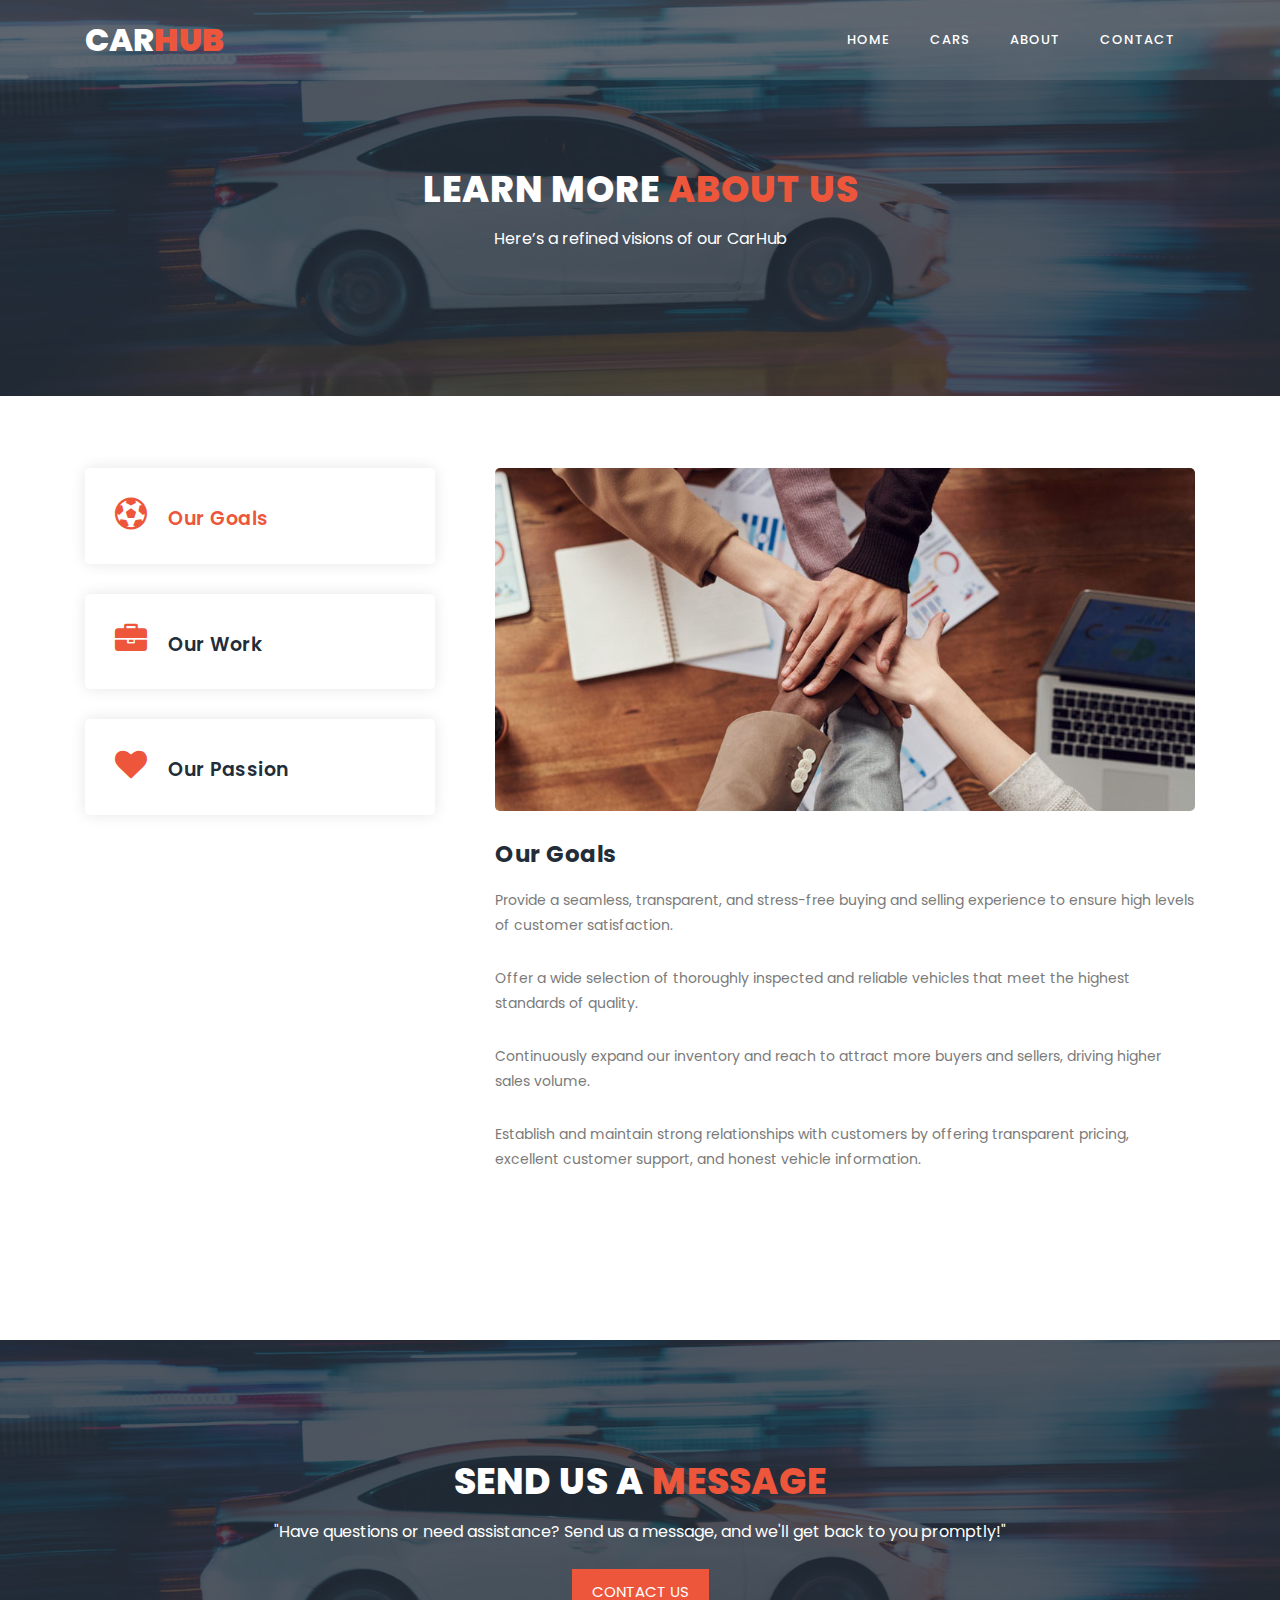
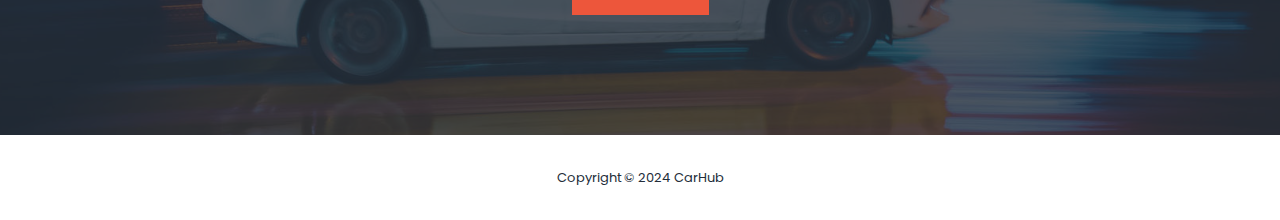
<file: about.html>
<!DOCTYPE html>
<html lang="en">

  <head>

    <meta charset="utf-8">
    <meta name="viewport" content="width=device-width, initial-scale=1, shrink-to-fit=no">
    <meta name="description" content="">
    <meta name="author" content="">
    <link href="https://fonts.googleapis.com/css?family=Poppins:100,100i,200,200i,300,300i,400,400i,500,500i,600,600i,700,700i,800,800i,900,900i&display=swap" rel="stylesheet">

    <title>Car Hub</title>

    <link rel="stylesheet" type="text/css" href="assets/css/bootstrap.min.css">

    <link rel="stylesheet" type="text/css" href="assets/css/font-awesome.css">

    <link rel="stylesheet" href="assets/css/style.css">

    </head>
    
    <body>
    
    
    <div id="js-preloader" class="js-preloader">
      <div class="preloader-inner">
        <span class="dot"></span>
        <div class="dots">
          <span></span>
          <span></span>
          <span></span>
        </div>
      </div>
    </div>
   
    <header class="header-area header-sticky">
        <div class="container">
            <div class="row">
                <div class="col-12">
                    <nav class="main-nav">
                       
                        <a href="index.html" class="logo">Car<em>Hub</em></a>
                        
                        <ul class="nav">
                            <li><a href="index.html">Home</a></li>
                            <li><a href="cars.html">Cars</a></li>
                            <li><a href="about.html">About</a></li>
                            <li><a href="contact.html">Contact</a></li> 
                        </ul>        
                        <a class='menu-trigger'>
                            <span>Menu</span>
                        </a>
                        
                    </nav>
                </div>
            </div>
        </div>
    </header>
    

    <section class="section section-bg" id="call-to-action" style="background-image: url(assets/images/banner-image-1-1920x500.jpg)">
        <div class="container">
            <div class="row">
                <div class="col-lg-10 offset-lg-1">
                    <div class="cta-content">
                        <br>
                        <br>
                        <h2>Learn more <em>About Us</em></h2>
                        <p>Here’s a refined visions of our CarHub</p>
                    </div>
                </div>
            </div>
        </div>
    </section>

    
    <section class="section" id="our-classes">
        <div class="container">
            <br>
            <br>
            <br>
            <div class="row" id="tabs">
              <div class="col-lg-4">
                <ul>
                  <li><a href='#tabs-1'><i class="fa fa-soccer-ball-o"></i> Our Goals</a></li>
                  <li><a href='#tabs-2'><i class="fa fa-briefcase"></i> Our Work</a></a></li>
                  <li><a href='#tabs-3'><i class="fa fa-heart"></i> Our Passion</a></a></li>
                </ul>
              </div>
              <div class="col-lg-8">
                <section class='tabs-content'>
                  <article id='tabs-1'>
                    <img src="assets/images/about-image-1-940x460.jpg" alt="">
                    <h4>Our Goals</h4>

                    <p>Provide a seamless, transparent, and stress-free buying and selling experience to ensure high levels of customer satisfaction.</p>

                    <p>Offer a wide selection of thoroughly inspected and reliable vehicles that meet the highest standards of quality.</p>

                    <p>Continuously expand our inventory and reach to attract more buyers and sellers, driving higher sales volume.</p>
                   
                    <p> Establish and maintain strong relationships with customers by offering transparent pricing, excellent customer support, and honest vehicle information.

                    </p>
                  </article>
                  <article id='tabs-2'>
                    <img src="assets/images/about-image-2-940x460.jpg" alt="">
                    <h4>Our Work</h4>
                    <p>At CarHub, we are dedicated to providing a seamless car buying and selling experience. </p>
                    <p> We source a wide range of high-quality vehicles, ensuring each one meets our rigorous inspection standards. From transparent pricing to detailed listings, we make it easy for customers to find their perfect car.</p>

                    <p>Our expert team is here to assist every step of the way, offering personalized support and guidance. Whether you're buying your first car, upgrading, or selling your vehicle, we make the entire process stress-free and reliable.</p>
                  </article>
                  <article id='tabs-3'>
                    <img src="assets/images/about-image-3-940x460.jpg" alt="">
                    <h4>Our Passion</h4>
                    <p>"Our passion lies in making car buying and selling a seamless and enjoyable experience. At carhub, we’re committed to offering quality vehicles and personalized service that ensures your satisfaction."</p>

                    <p>"Driven by a love for cars and a dedication to our customers, carhub strives to make every car purchase or sale simple, transparent, and rewarding."</p>

                    <p>"At carhub, our passion is providing a trustworthy platform where buyers and sellers can connect with ease, knowing they’re getting the best in quality, value, and service."

                    </p>
                  </article>
                </section>
              </div>
            </div>
        </div>
    </section>
    
    <section class="section section-bg" id="call-to-action" style="background-image: url(assets/images/banner-image-1-1920x500.jpg)">
        <div class="container">
            <div class="row">
                <div class="col-lg-10 offset-lg-1">
                    <div class="cta-content">
                        <h2>Send us a <em>message</em></h2>
                        <p>"Have questions or need assistance? Send us a message, and we'll get back to you promptly!"</p>
                        <div class="main-button">
                            <a href="contact.html">Contact us</a>
                        </div>
                    </div>
                </div>
            </div>
        </div>
    </section>
    
    <footer>
        <div class="container">
            <div class="row">
                <div class="col-lg-12">
                    <p>
                        Copyright © 2024 CarHub</a>
                    </p>
                </div>
            </div>
        </div>
    </footer>

    
    <script src="assets/js/jquery-2.1.0.min.js"></script>

    <script src="assets/js/popper.js"></script>
    <script src="assets/js/bootstrap.min.js"></script>

    <script src="assets/js/scrollreveal.min.js"></script>
    <script src="assets/js/waypoints.min.js"></script>
    <script src="assets/js/jquery.counterup.min.js"></script>
    <script src="assets/js/imgfix.min.js"></script> 
    <script src="assets/js/mixitup.js"></script> 
    <script src="assets/js/accordions.js"></script>
    
    <script src="assets/js/custom.js"></script>

  </body>
</html>
</file>
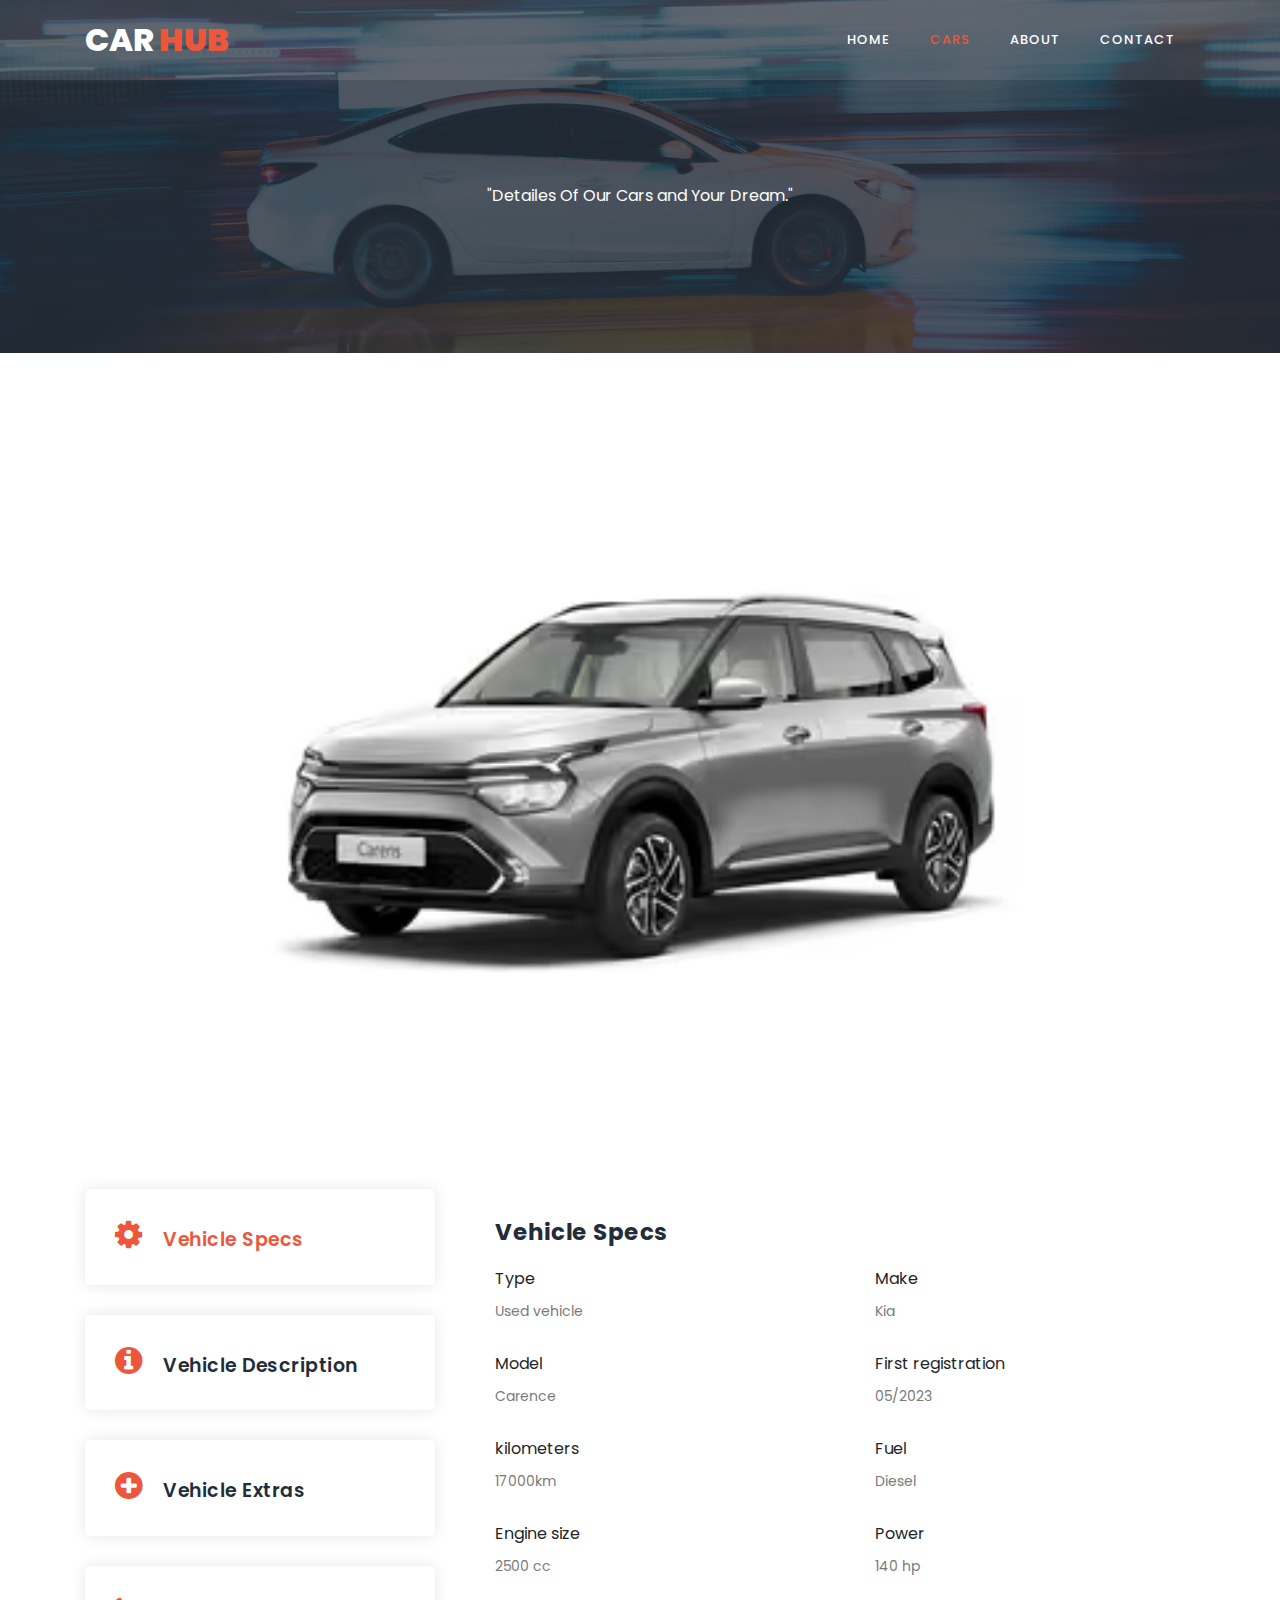
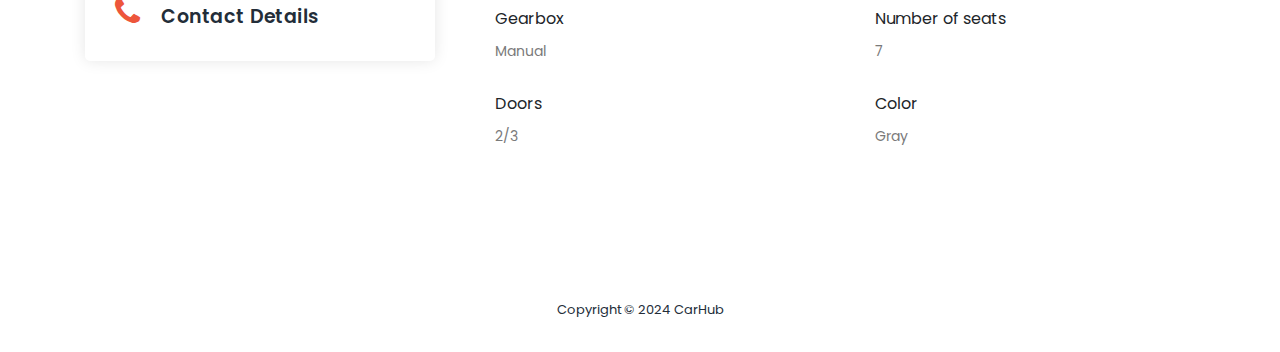
<file: carence-details.html>
<!DOCTYPE html>
<html lang="en">

  <head>

    <meta charset="utf-8">
    <meta name="viewport" content="width=device-width, initial-scale=1, shrink-to-fit=no">
    <meta name="description" content="">
    <meta name="author" content="">
    <link href="https://fonts.googleapis.com/css?family=Poppins:100,100i,200,200i,300,300i,400,400i,500,500i,600,600i,700,700i,800,800i,900,900i&display=swap" rel="stylesheet">

    <title>Car Hub</title>

    <link rel="stylesheet" type="text/css" href="assets/css/bootstrap.min.css">

    <link rel="stylesheet" type="text/css" href="assets/css/font-awesome.css">

    <link rel="stylesheet" href="assets/css/style.css">

    </head>
    
    <body>
    
    
    <div id="js-preloader" class="js-preloader">
      <div class="preloader-inner">
        <span class="dot"></span>
        <div class="dots">
          <span></span>
          <span></span>
          <span></span>
        </div>
      </div>
    </div>
    
    <header class="header-area header-sticky">
        <div class="container">
            <div class="row">
                <div class="col-12">
                    <nav class="main-nav">
                        
                        <a href="index.html" class="logo">Car<em> Hub</em></a>
                        <ul class="nav">
                            <li><a href="index.html">Home</a></li>
                            <li><a href="cars.html" class="active">Cars</a></li>
                            <li><a href="about.html">About</a></li>
                            <li><a href="contact.html">Contact</a></li> 
                        </ul>        
                        <a class='menu-trigger'>
                            <span>Menu</span>
                        </a>
                    </nav>
                </div>
            </div>
        </div>
    </header>

    <section class="section section-bg" id="call-to-action" style="background-image: url(assets/images/banner-image-1-1920x500.jpg)">
        <div class="container">
            <div class="row">
                <div class="col-lg-10 offset-lg-1">
                    <div class="cta-content">
                        <br>
                        <br>
                         
                        <p>"Detailes Of Our Cars and Your Dream."</p>
                    </div>
                </div>
            </div>
        </div>
    </section>

    <section class="section" id="trainers">
        <div class="container">
            <br>
            <br>

            <div id="carouselExampleIndicators" class="carousel slide" data-ride="carousel">
              <ol class="carousel-indicators">
                <li data-target="#carouselExampleIndicators" data-slide-to="0" class="active"></li>
                <li data-target="#carouselExampleIndicators" data-slide-to="1"></li>
                <li data-target="#carouselExampleIndicators" data-slide-to="2"></li>
              </ol>
              <div class="carousel-inner">
                <div class="carousel-item active">
                  <img class="d-block w-100" src="assets/images/carence.jpg" alt="First slide">
                </div>
                <div class="carousel-item">
                  <img class="d-block w-100" src="assets/images/carence.jpg" alt="Second slide">
                </div>
                <div class="carousel-item">
                  <img class="d-block w-100" src="assets/images/carence.jpg" alt="Third slide">
                </div>
              </div>
              <a class="carousel-control-prev" href="#carouselExampleIndicators" role="button" data-slide="prev">
                <span class="carousel-control-prev-icon" aria-hidden="true"></span>
                <span class="sr-only">Previous</span>
              </a>
              <a class="carousel-control-next" href="#carouselExampleIndicators" role="button" data-slide="next">
                <span class="carousel-control-next-icon" aria-hidden="true"></span>
                <span class="sr-only">Next</span>
              </a>
            </div>
            
            <br>
            <br>

            <div class="row" id="tabs">
              <div class="col-lg-4">
                <ul>
                  <li><a href='#tabs-1'><i class="fa fa-cog"></i> Vehicle Specs</a></li>
                  <li><a href='#tabs-2'><i class="fa fa-info-circle"></i> Vehicle Description</a></li>
                  <li><a href='#tabs-3'><i class="fa fa-plus-circle"></i> Vehicle Extras</a></li>
                  <li><a href='#tabs-4'><i class="fa fa-phone"></i> Contact Details</a></li>
                </ul>
              </div>
              <div class="col-lg-8">
                <section class='tabs-content' style="width: 100%;">
                  <article id='tabs-1'>
                    <h4>Vehicle Specs</h4>

                    <div class="row">
                       <div class="col-sm-6">
                            <label>Type</label>
                       
                            <p>Used vehicle</p>
                       </div>

                       <div class="col-sm-6">
                            <label>Make</label>
                       
                            <p>Kia</p>
                       </div>

                       <div class="col-sm-6">
                            <label> Model</label>
                       
                            <p>Carence</p>
                       </div>

                       <div class="col-sm-6">
                            <label>First registration</label>
                       
                            <p>05/2023</p>
                       </div>

                       <div class="col-sm-6">
                            <label>kilometers</label>
                       
                            <p> 17000km</p>
                       </div>

                       <div class="col-sm-6">
                            <label>Fuel</label>
                       
                            <p>Diesel</p>
                       </div>

                       <div class="col-sm-6">
                            <label>Engine size</label>
                       
                            <p>2500 cc</p>
                       </div>

                       <div class="col-sm-6">
                            <label>Power</label>
                       
                            <p>140 hp</p>
                       </div>


                       <div class="col-sm-6">
                            <label>Gearbox</label>
                       
                            <p>Manual</p>
                       </div>

                       <div class="col-sm-6">
                            <label>Number of seats</label>
                       
                            <p>7</p>
                       </div>

                       <div class="col-sm-6">
                            <label>Doors</label>
                       
                            <p>2/3</p>
                       </div>

                       <div class="col-sm-6">
                            <label>Color</label>
                       
                            <p>Gray</p>
                       </div>
                    </div>
                  </article>
                  <article id='tabs-2'>
                    <h4>Vehicle Description</h4>
                    
                    <p>- Colour coded bumpers <br> - Tinted glass <br> - Immobiliser <br> - Central locking - remote <br> - Passenger airbag <br> - Electric windows <br> - Rear head rests <br> - Radio <br> - CD player <br> - Ideal first car <br> - Warranty <br> - High level brake light </p> 
                   </article>
                  <article id='tabs-3'>
                    <h4>Vehicle Extras</h4>

                    <div class="row">   
                        <div class="col-sm-6">
                            <p>ABS</p>
                        </div>
                        <div class="col-sm-6">
                            <p>Leather seats</p>
                        </div>
                        <div class="col-sm-6">
                            <p>Power Assisted Steering</p>
                        </div>
                        <div class="col-sm-6">
                            <p>Electric heated seats</p>
                        </div>
                        <div class="col-sm-6">
                            <p>New HU and AU</p>
                        </div>
                        <div class="col-sm-6">
                            <p>Xenon headlights</p>
                        </div>
                    </div>
                  </article>
                  <article id='tabs-4'>
                    <h4>Contact Details</h4>

                    <div class="row">   
                        <div class="col-sm-6">
                            <label>Name</label>

                            <p>Jay Jadhav</p>
                        </div>
                        <div class="col-sm-6">
                            <label>Phone</label>

                            <p>0241-27-2334 </p>
                        </div>
                        <div class="col-sm-6">
                            <label>Mobile phone</label>
                            <p>+91 9373271617 </p>
                        </div>
                        <div class="col-sm-6">
                            <label>Email</label>
                            <p><a href="#">jayjadhav8882@gmail.com</a></p>
                        </div>
                    </div>
                  </article>
                </section>
              </div>
            </div>
        </div>
    </section>
    
    <footer>
        <div class="container">
            <div class="row">
                <div class="col-lg-12">
                    <p>
                        Copyright © 2024 CarHub</a>
                    </p>
                </div>
            </div>
        </div>
    </footer>

    <script src="assets/js/jquery-2.1.0.min.js"></script>

    <script src="assets/js/popper.js"></script>
    <script src="assets/js/bootstrap.min.js"></script>

    <script src="assets/js/scrollreveal.min.js"></script>
    <script src="assets/js/waypoints.min.js"></script>
    <script src="assets/js/jquery.counterup.min.js"></script>
    <script src="assets/js/imgfix.min.js"></script> 
    <script src="assets/js/mixitup.js"></script> 
    <script src="assets/js/accordions.js"></script>
    
    <script src="assets/js/custom.js"></script>

  </body>
</html>
</file>
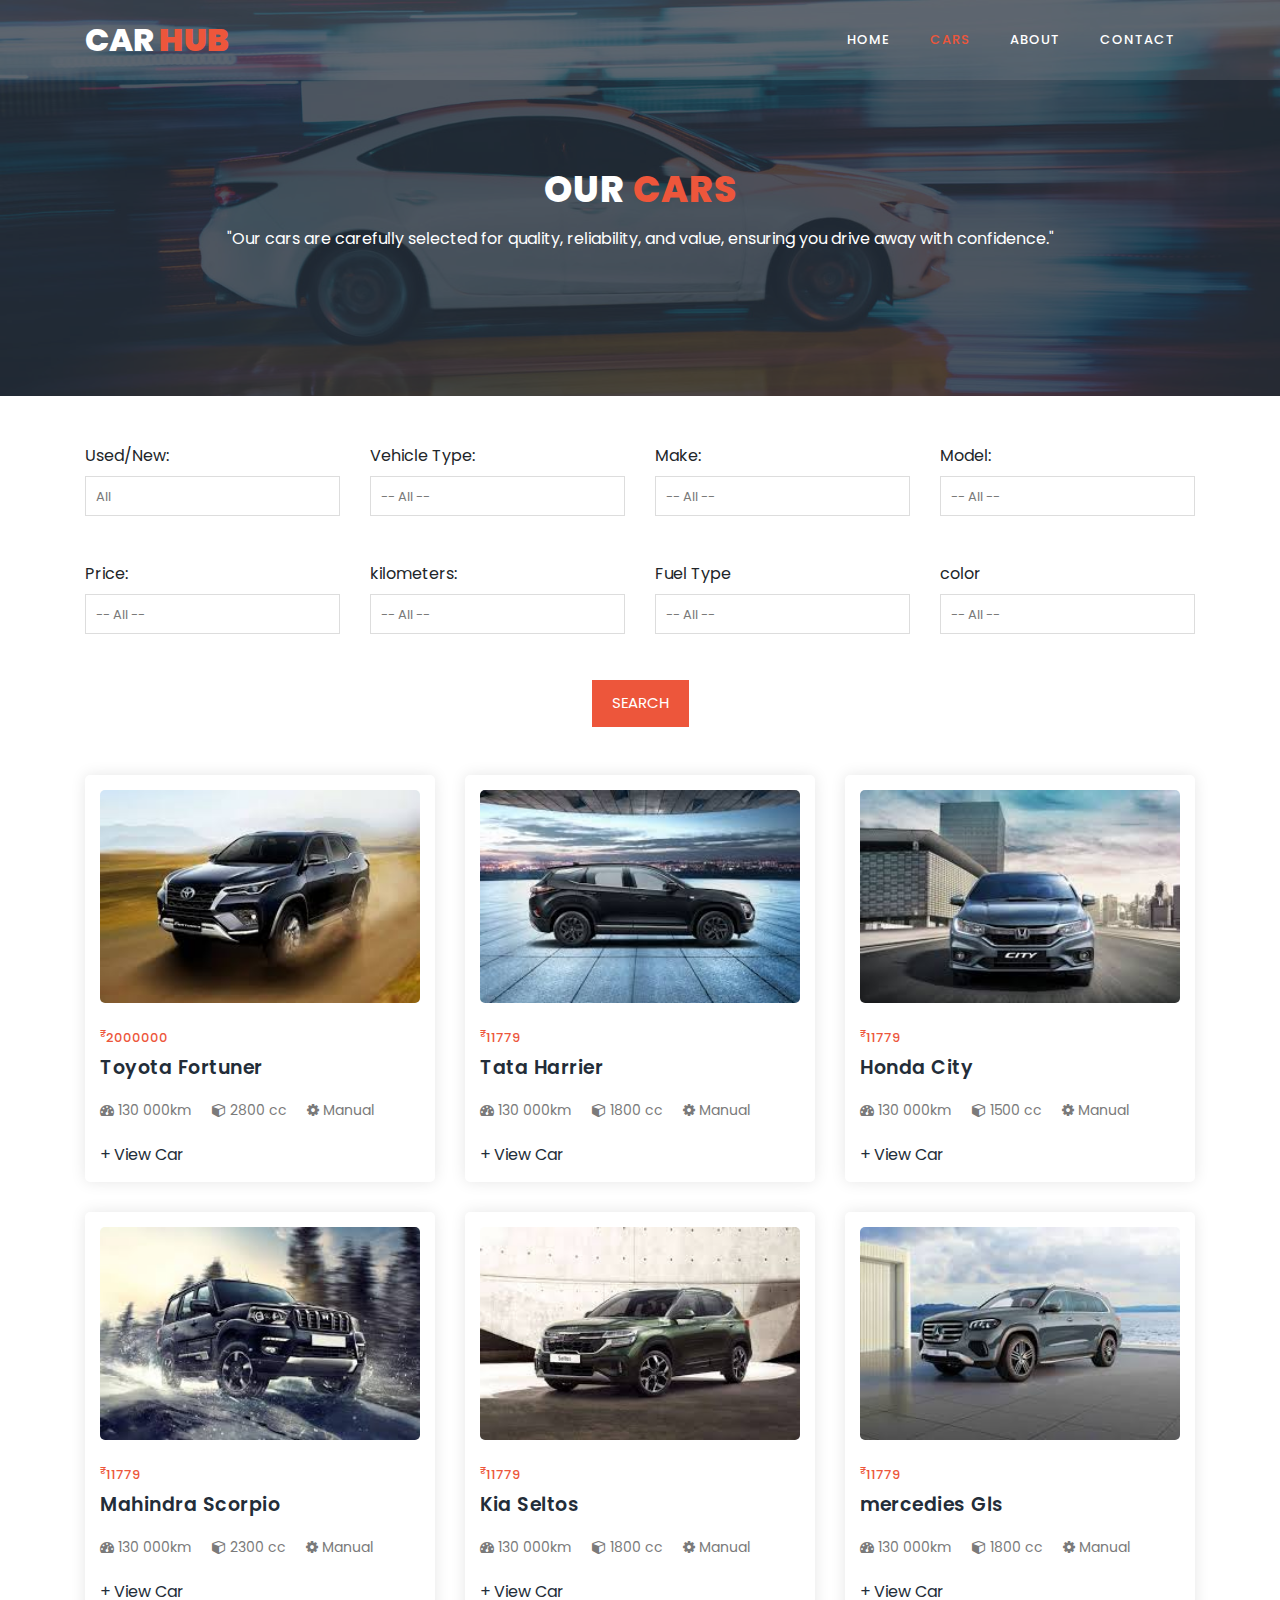
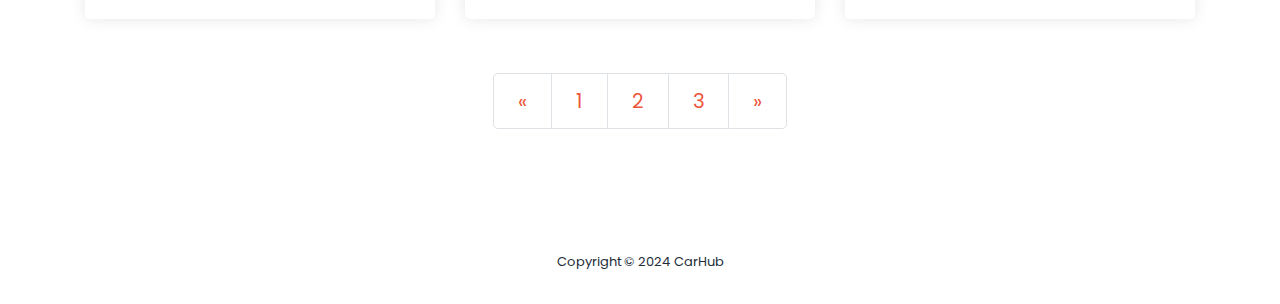
<file: cars.html>
<!DOCTYPE html>
<html lang="en">

  <head>

    <meta charset="utf-8">
    <meta name="viewport" content="width=device-width, initial-scale=1, shrink-to-fit=no">
    <meta name="description" content="">
    <meta name="author" content="">
    <link href="https://fonts.googleapis.com/css?family=Poppins:100,100i,200,200i,300,300i,400,400i,500,500i,600,600i,700,700i,800,800i,900,900i&display=swap" rel="stylesheet">

    <title>Car Hub</title>

    <link rel="stylesheet" type="text/css" href="assets/css/bootstrap.min.css">

    <link rel="stylesheet" type="text/css" href="assets/css/font-awesome.css">

    <link rel="stylesheet" href="assets/css/style.css">

    </head>
    
    <body>
    
    
    <div id="js-preloader" class="js-preloader">
      <div class="preloader-inner">
        <span class="dot"></span>
        <div class="dots">
          <span></span>
          <span></span>
          <span></span>
        </div>
      </div>
    </div>
    
    
    
    
    <header class="header-area header-sticky">
        <div class="container">
            <div class="row">
                <div class="col-12">
                    <nav class="main-nav">
                        
                        <a href="index.html" class="logo">Car<em> Hub</em></a>
                        
                        <ul class="nav">
                            <li><a href="index.html">Home</a></li>
                            <li><a href="cars.html" class="active">Cars</a></li>
                            <li><a href="about.html">About</a></li>
                            <li><a href="contact.html">Contact</a></li> 
                        </ul>        
                        <a class='menu-trigger'>
                            <span>Menu</span>
                        </a>
                        
                    </nav>
                </div>
            </div>
        </div>
    </header>
    
    <section class="section section-bg" id="call-to-action" style="background-image: url(assets/images/banner-image-1-1920x500.jpg)">
        <div class="container">
            <div class="row">
                <div class="col-lg-10 offset-lg-1">
                    <div class="cta-content">
                        <br>
                        <br>
                        <h2>Our <em>Cars</em></h2>
                        <p>"Our cars are carefully selected for quality, reliability, and value, ensuring you drive away with confidence."</p>
                    </div>
                </div>
            </div>
        </div>
    </section>
    
    <section class="section" id="trainers">
        <div class="container">
            <br>
            <br>
            <div class="contact-form">
                <form action="#" id="contact">
                    <div class="row">
                        <div class="col-lg-3 col-md-4 col-sm-6 col-xs-12">
                            <div class="form-group">
                                <label>Used/New:</label>
                     
                                 <select>
                                      <option value="">All</option>
                                      <option value="new">New vehicle</option>
                                      <option value="used">Used vehicle</option>
                                 </select>
                            </div>
                        </div>
                
                        <div class="col-lg-3 col-md-4 col-sm-6 col-xs-12">
                            <div class="form-group">
                                <label>Vehicle Type:</label>
                     
                                 <select>
                                    <option value="">-- All --</option> 
                                      <option value="">--sedan --</option>
                                      <option value="">--SUV --</option>
                                      <option value="">--MUV --</option>
                                      <option value="">--Premium --</option>
                                      <option value="">--Hatch Back --</option>
                                 </select>
                            </div>
                        </div>
                
                        <div class="col-lg-3 col-md-4 col-sm-6 col-xs-12">
                            <div class="form-group">
                                <label>Make:</label>
                     
                                 <select>
                                    <option value="">-- All --</option>
                                      <option value="">-- toyota --</option>
                                      <option value="">-- mahidra --</option>
                                      <option value="">-- tata --</option>
                                      <option value="">-- mercedies --</option>
                                      <option value="">-- honda --</option>
                                      <option value="">-- Bmw --</option>
                                      <option value="">-- range Rover --</option>
                                 </select>
                            </div>
                        </div>
                
                        <div class="col-lg-3 col-md-4 col-sm-6 col-xs-12">
                            <div class="form-group">
                                <label>Model:</label>
                     
                                 <select>
                                      <option value="">-- All --</option>
                                      <option value="">-- 2015 --</option>
                                      <option value="">-- 2016 --</option>
                                      <option value="">-- 2017 --</option>
                                      <option value="">-- 2018 --</option>
                                      <option value="">-- 2019 --</option>
                                      <option value="">-- 2020 --</option>
                                      <option value="">-- 2021 --</option>
                                      <option value="">-- 2022 --</option>
                                      <option value="">-- 2023 --</option>
                                      <option value="">-- 2024 --</option>
                                 </select>
                            </div>
                        </div>
                
                        <div class="col-lg-3 col-md-4 col-sm-6 col-xs-12">
                            <div class="form-group">
                                <label>Price:</label>
                     
                                 <select>
                                      <option value="">-- All --</option>
                                      <option value="">-- 100000 --</option>
                                      <option value="">-- 800000 --</option>
                                      <option value="">-- 2400000 --</option>
                                 </select>
                            </div>
                        </div>
                
                        <div class="col-lg-3 col-md-4 col-sm-6 col-xs-12">
                            <div class="form-group">
                                <label>kilometers:</label>
                     
                                 <select>
                                      <option value="">-- All --</option>
                                      <option value="">-- 120000 --</option>
                                      <option value="">-- 75000 --</option>
                                      <option value="">-- 45000 --</option>
                                 </select>
                            </div>
                        </div>
                
                        <div class="col-lg-3 col-md-4 col-sm-6 col-xs-12">
                            <div class="form-group">
                                <label>Fuel Type</label>
                     
                                 <select>
                                      <option value="">-- All --</option>
                                      <option value="">-- Deasel --</option>
                                      <option value="">-- Petrol --</option>
                                      <option value="">-- Hybrid --</option>
                                 </select>
                            </div>
                        </div>
                
                        <div class="col-lg-3 col-md-4 col-sm-6 col-xs-12">
                            <div class="form-group">
                                <label>color</label>
                     
                                 <select>
                                      <option value="">-- All --</option>
                                      <option value="">-- black --</option>
                                      <option value="">-- white --</option>
                                      <option value="">-- red --</option>
                                 </select>
                            </div>
                        </div> 
                    </div>
                    
                    <div class="col-sm-4 offset-sm-4">
                      <div class="main-button text-center">
                          <a href="#">Search</a>
                      </div>
                    </div>
                    <br>
                    <br>
                </form>
            </div>

            <div class="row">
                <div class="col-lg-4">
                    <div class="trainer-item">
                        <div class="image-thumb">
                            <img src="assets/images/fortunermain.jpg" alt="">
                        </div>
                        <div class="down-content">
                            <span>
                             <sup>₹</sup>2000000
                            </span>

                            <h4>Toyota Fortuner</h4>

                            <p>
                                <i class="fa fa-dashboard"></i> 130 000km &nbsp;&nbsp;&nbsp;
                                <i class="fa fa-cube"></i> 2800 cc &nbsp;&nbsp;&nbsp;
                                <i class="fa fa-cog"></i> Manual &nbsp;&nbsp;&nbsp;
                            </p>

                            <ul class="social-icons">
                                <li><a href="fortuner-details.html">+ View Car</a></li>
                            </ul>
                        </div>
                    </div>
                </div>
                <div class="col-lg-4">
                    <div class="trainer-item">
                        <div class="image-thumb">
                            <img src="assets/images/harriermain.jpg" alt="">
                        </div>
                        <div class="down-content">
                            <span>
                             <sup>₹</sup>11779
                            </span>

                            <h4>Tata Harrier</h4>

                            <p>
                                <i class="fa fa-dashboard"></i> 130 000km &nbsp;&nbsp;&nbsp;
                                <i class="fa fa-cube"></i> 1800 cc &nbsp;&nbsp;&nbsp;
                                <i class="fa fa-cog"></i> Manual &nbsp;&nbsp;&nbsp;
                            </p>

                            <ul class="social-icons">
                                <li><a href="harrier-details.html">+ View Car</a></li>
                            </ul>
                        </div>
                    </div>
                </div>
                <div class="col-lg-4">
                    <div class="trainer-item">
                        <div class="image-thumb">
                            <img src="assets/images/citymain.jpg" alt="">
                        </div>
                        <div class="down-content">
                            <span>
                             <sup>₹</sup>11779
                            </span>

                            <h4>Honda City</h4>

                            <p>
                                <i class="fa fa-dashboard"></i> 130 000km &nbsp;&nbsp;&nbsp;
                                <i class="fa fa-cube"></i> 1500 cc &nbsp;&nbsp;&nbsp;
                                <i class="fa fa-cog"></i> Manual &nbsp;&nbsp;&nbsp;
                            </p>

                            <ul class="social-icons">
                                <li><a href="city-details.html">+ View Car</a></li>
                            </ul>
                        </div>
                    </div>
                </div>

                <div class="col-lg-4">
                    <div class="trainer-item">
                        <div class="image-thumb">
                            <img src="assets/images/scorpiomain.jpg" alt="">
                        </div>
                        <div class="down-content">
                            <span>
                            <sup>₹</sup>11779
                            </span>

                            <h4>Mahindra Scorpio</h4>

                            <p>
                                <i class="fa fa-dashboard"></i> 130 000km &nbsp;&nbsp;&nbsp;
                                <i class="fa fa-cube"></i> 2300 cc &nbsp;&nbsp;&nbsp;
                                <i class="fa fa-cog"></i> Manual &nbsp;&nbsp;&nbsp;
                            </p>

                            <ul class="social-icons">
                                <li><a href="scorpio-details.html">+ View Car</a></li>
                            </ul>
                        </div>
                    </div>
                </div>
                <div class="col-lg-4">
                    <div class="trainer-item">
                        <div class="image-thumb">
                            <img src="assets/images/seltosmain.jpg" alt="">
                        </div>
                        <div class="down-content">
                            <span>
                            <sup>₹</sup>11779
                            </span>

                            <h4>Kia Seltos</h4>

                            <p>
                                <i class="fa fa-dashboard"></i> 130 000km &nbsp;&nbsp;&nbsp;
                                <i class="fa fa-cube"></i> 1800 cc &nbsp;&nbsp;&nbsp;
                                <i class="fa fa-cog"></i> Manual &nbsp;&nbsp;&nbsp;
                            </p>

                            <ul class="social-icons">
                                <li><a href="seltos-details.html">+ View Car</a></li>
                            </ul>
                        </div>
                    </div>
                </div>
                <div class="col-lg-4">
                    <div class="trainer-item">
                        <div class="image-thumb">
                            <img src="assets/images/glsmain.jpg" alt="">
                        </div>
                        <div class="down-content">
                            <span>
                            <sup>₹</sup>11779
                            </span>

                            <h4>mercedies Gls</h4>

                            <p>
                                <i class="fa fa-dashboard"></i> 130 000km &nbsp;&nbsp;&nbsp;
                                <i class="fa fa-cube"></i> 1800 cc &nbsp;&nbsp;&nbsp;
                                <i class="fa fa-cog"></i> Manual &nbsp;&nbsp;&nbsp;
                            </p>

                            <ul class="social-icons">
                                <li><a href="gls-details.html">+ View Car</a></li>
                            </ul>
                        </div>
                    </div>
                </div>
            </div>

            <br>
                
            <nav>
              <ul class="pagination pagination-lg justify-content-center">
                <li class="page-item">
                  <a class="page-link" href="#" aria-label="Previous">
                    <span aria-hidden="true">&laquo;</span>
                    <span class="sr-only">Previous</span>
                  </a>
                </li>
                <li class="page-item"><a class="page-link" href="#">1</a></li>
                <li class="page-item"><a class="page-link" href="#">2</a></li>
                <li class="page-item"><a class="page-link" href="#">3</a></li>
                <li class="page-item">
                  <a class="page-link" href="#" aria-label="Next">
                    <span aria-hidden="true">&raquo;</span>
                    <span class="sr-only">Next</span>
                  </a>
                </li>
              </ul>
            </nav>

        </div>
    </section>
    
    <footer>
        <div class="container">
            <div class="row">
                <div class="col-lg-12">
                    <p>
                        Copyright © 2024 CarHub</a>
                    </p>
                </div>
            </div>
        </div>
    </footer>

   
    <script src="assets/js/jquery-2.1.0.min.js"></script>

    
    <script src="assets/js/popper.js"></script>
    <script src="assets/js/bootstrap.min.js"></script>

    
    <script src="assets/js/scrollreveal.min.js"></script>
    <script src="assets/js/waypoints.min.js"></script>
    <script src="assets/js/jquery.counterup.min.js"></script>
    <script src="assets/js/imgfix.min.js"></script> 
    <script src="assets/js/mixitup.js"></script> 
    <script src="assets/js/accordions.js"></script>
    
    
    <script src="assets/js/custom.js"></script>

  </body>
</html>
</file>
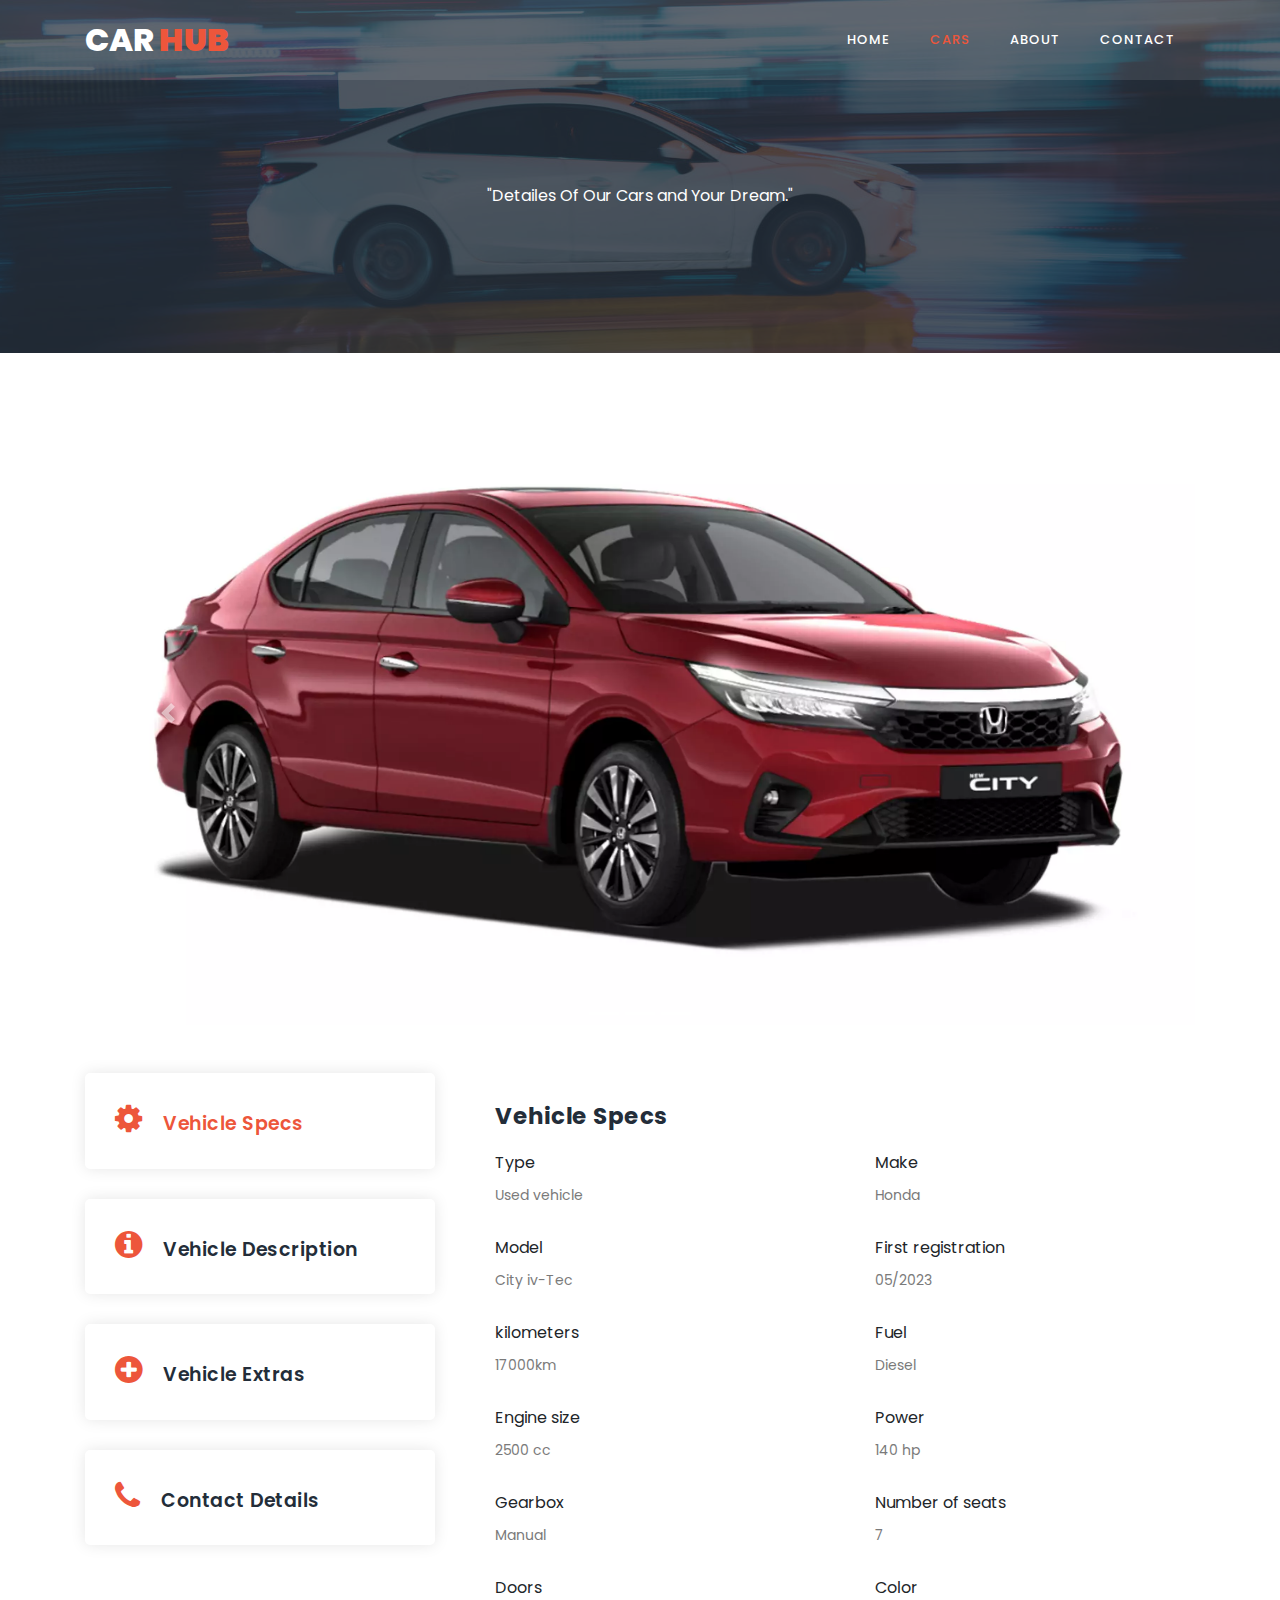
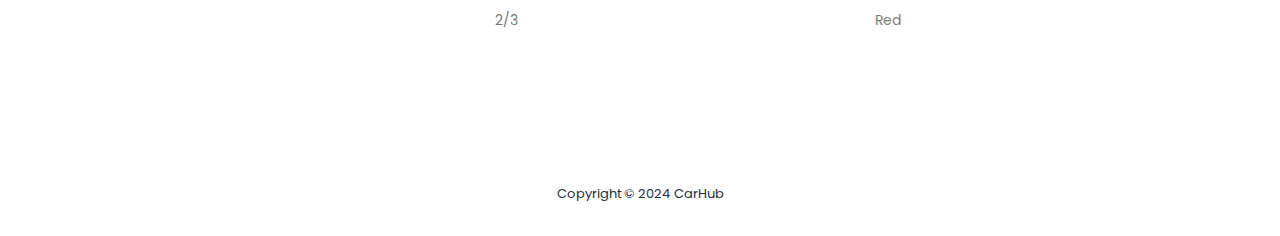
<file: city-details.html>
<!DOCTYPE html>
<html lang="en">

  <head>

    <meta charset="utf-8">
    <meta name="viewport" content="width=device-width, initial-scale=1, shrink-to-fit=no">
    <meta name="description" content="">
    <meta name="author" content="">
    <link href="https://fonts.googleapis.com/css?family=Poppins:100,100i,200,200i,300,300i,400,400i,500,500i,600,600i,700,700i,800,800i,900,900i&display=swap" rel="stylesheet">

    <title>Car Hub</title>

    <link rel="stylesheet" type="text/css" href="assets/css/bootstrap.min.css">

    <link rel="stylesheet" type="text/css" href="assets/css/font-awesome.css">

    <link rel="stylesheet" href="assets/css/style.css">

    </head>
    
    <body>
    
    
    <div id="js-preloader" class="js-preloader">
      <div class="preloader-inner">
        <span class="dot"></span>
        <div class="dots">
          <span></span>
          <span></span>
          <span></span>
        </div>
      </div>
    </div>
    
    <header class="header-area header-sticky">
        <div class="container">
            <div class="row">
                <div class="col-12">
                    <nav class="main-nav">
                        
                        <a href="index.html" class="logo">Car<em> Hub</em></a>
                        
                        <ul class="nav">
                            <li><a href="index.html">Home</a></li>
                            <li><a href="cars.html" class="active">Cars</a></li>
                            <li><a href="about.html">About</a></li>
                            <li><a href="contact.html">Contact</a></li> 
                        </ul>        
                        <a class='menu-trigger'>
                            <span>Menu</span>
                        </a>
                       
                    </nav>
                </div>
            </div>
        </div>
    </header>
   
    <section class="section section-bg" id="call-to-action" style="background-image: url(assets/images/banner-image-1-1920x500.jpg)">
        <div class="container">
            <div class="row">
                <div class="col-lg-10 offset-lg-1">
                    <div class="cta-content">
                        <br>
                        <br>
                         
                        <p>"Detailes Of Our Cars and Your Dream."</p>
                    </div>
                </div>
            </div>
        </div>
    </section>
   
    <section class="section" id="trainers">
        <div class="container">
            <br>
            <br>

            <div id="carouselExampleIndicators" class="carousel slide" data-ride="carousel">
              <ol class="carousel-indicators">
                <li data-target="#carouselExampleIndicators" data-slide-to="0" class="active"></li>
                <li data-target="#carouselExampleIndicators" data-slide-to="1"></li>
                <li data-target="#carouselExampleIndicators" data-slide-to="2"></li>
              </ol>
              <div class="carousel-inner">
                <div class="carousel-item active">
                  <img class="d-block w-100" src="assets/images/city2.jpeg" alt="First slide">
                </div>
                <div class="carousel-item">
                  <img class="d-block w-100" src="assets/images/city2.jpeg" alt="Second slide">
                </div>
                <div class="carousel-item">
                  <img class="d-block w-100" src="assets/images/city2.jpeg" alt="Third slide">
                </div>
              </div>
              <a class="carousel-control-prev" href="#carouselExampleIndicators" role="button" data-slide="prev">
                <span class="carousel-control-prev-icon" aria-hidden="true"></span>
                <span class="sr-only">Previous</span>
              </a>
              <a class="carousel-control-next" href="#carouselExampleIndicators" role="button" data-slide="next">
                <span class="carousel-control-next-icon" aria-hidden="true"></span>
                <span class="sr-only">Next</span>
              </a>
            </div>
            
            <br>
            <br>

            <div class="row" id="tabs">
              <div class="col-lg-4">
                <ul>
                  <li><a href='#tabs-1'><i class="fa fa-cog"></i> Vehicle Specs</a></li>
                  <li><a href='#tabs-2'><i class="fa fa-info-circle"></i> Vehicle Description</a></li>
                  <li><a href='#tabs-3'><i class="fa fa-plus-circle"></i> Vehicle Extras</a></li>
                  <li><a href='#tabs-4'><i class="fa fa-phone"></i> Contact Details</a></li>
                </ul>
              </div>
              <div class="col-lg-8">
                <section class='tabs-content' style="width: 100%;">
                  <article id='tabs-1'>
                    <h4>Vehicle Specs</h4>

                    <div class="row">
                       <div class="col-sm-6">
                            <label>Type</label>
                       
                            <p>Used vehicle</p>
                       </div>

                       <div class="col-sm-6">
                            <label>Make</label>
                       
                            <p>Honda</p>
                       </div>

                       <div class="col-sm-6">
                            <label> Model</label>
                       
                            <p>City iv-Tec</p>
                       </div>

                       <div class="col-sm-6">
                            <label>First registration</label>
                       
                            <p>05/2023</p>
                       </div>

                       <div class="col-sm-6">
                            <label>kilometers</label>
                       
                            <p> 17000km</p>
                       </div>

                       <div class="col-sm-6">
                            <label>Fuel</label>
                       
                            <p>Diesel</p>
                       </div>

                       <div class="col-sm-6">
                            <label>Engine size</label>
                       
                            <p>2500 cc</p>
                       </div>

                       <div class="col-sm-6">
                            <label>Power</label>
                       
                            <p>140 hp</p>
                       </div>


                       <div class="col-sm-6">
                            <label>Gearbox</label>
                       
                            <p>Manual</p>
                       </div>

                       <div class="col-sm-6">
                            <label>Number of seats</label>
                       
                            <p>7</p>
                       </div>

                       <div class="col-sm-6">
                            <label>Doors</label>
                       
                            <p>2/3</p>
                       </div>

                       <div class="col-sm-6">
                            <label>Color</label>
                       
                            <p>Red</p>
                       </div>
                    </div>
                  </article>
                  <article id='tabs-2'>
                    <h4>Vehicle Description</h4>
                    
                    <p>- Colour coded bumpers <br> - Tinted glass <br> - Immobiliser <br> - Central locking - remote <br> - Passenger airbag <br> - Electric windows <br> - Rear head rests <br> - Radio <br> - CD player <br> - Ideal first car <br> - Warranty <br> - High level brake light </p> 
                   </article>
                  <article id='tabs-3'>
                    <h4>Vehicle Extras</h4>

                    <div class="row">   
                        <div class="col-sm-6">
                            <p>ABS</p>
                        </div>
                        <div class="col-sm-6">
                            <p>Leather seats</p>
                        </div>
                        <div class="col-sm-6">
                            <p>Power Assisted Steering</p>
                        </div>
                        <div class="col-sm-6">
                            <p>Electric heated seats</p>
                        </div>
                        <div class="col-sm-6">
                            <p>New HU and AU</p>
                        </div>
                        <div class="col-sm-6">
                            <p>Xenon headlights</p>
                        </div>
                    </div>
                  </article>
                  <article id='tabs-4'>
                    <h4>Contact Details</h4>

                    <div class="row">   
                        <div class="col-sm-6">
                            <label>Name</label>

                            <p>Jay Jadhav</p>
                        </div>
                        <div class="col-sm-6">
                            <label>Phone</label>

                            <p>0241-27-2334 </p>
                        </div>
                        <div class="col-sm-6">
                            <label>Mobile phone</label>
                            <p>+91 9373271617 </p>
                        </div>
                        <div class="col-sm-6">
                            <label>Email</label>
                            <p><a href="#">jayjadhav8882@gmail.com</a></p>
                        </div>
                    </div>
                  </article>
                </section>
              </div>
            </div>
        </div>
    </section>
    
    <footer>
        <div class="container">
            <div class="row">
                <div class="col-lg-12">
                    <p>
                        Copyright © 2024 CarHub</a>
                    </p>
                </div>
            </div>
        </div>
    </footer>

   
    <script src="assets/js/jquery-2.1.0.min.js"></script>

    
    <script src="assets/js/popper.js"></script>
    <script src="assets/js/bootstrap.min.js"></script>

   
    <script src="assets/js/scrollreveal.min.js"></script>
    <script src="assets/js/waypoints.min.js"></script>
    <script src="assets/js/jquery.counterup.min.js"></script>
    <script src="assets/js/imgfix.min.js"></script> 
    <script src="assets/js/mixitup.js"></script> 
    <script src="assets/js/accordions.js"></script>
    
   
    <script src="assets/js/custom.js"></script>

  </body>
</html>
</file>
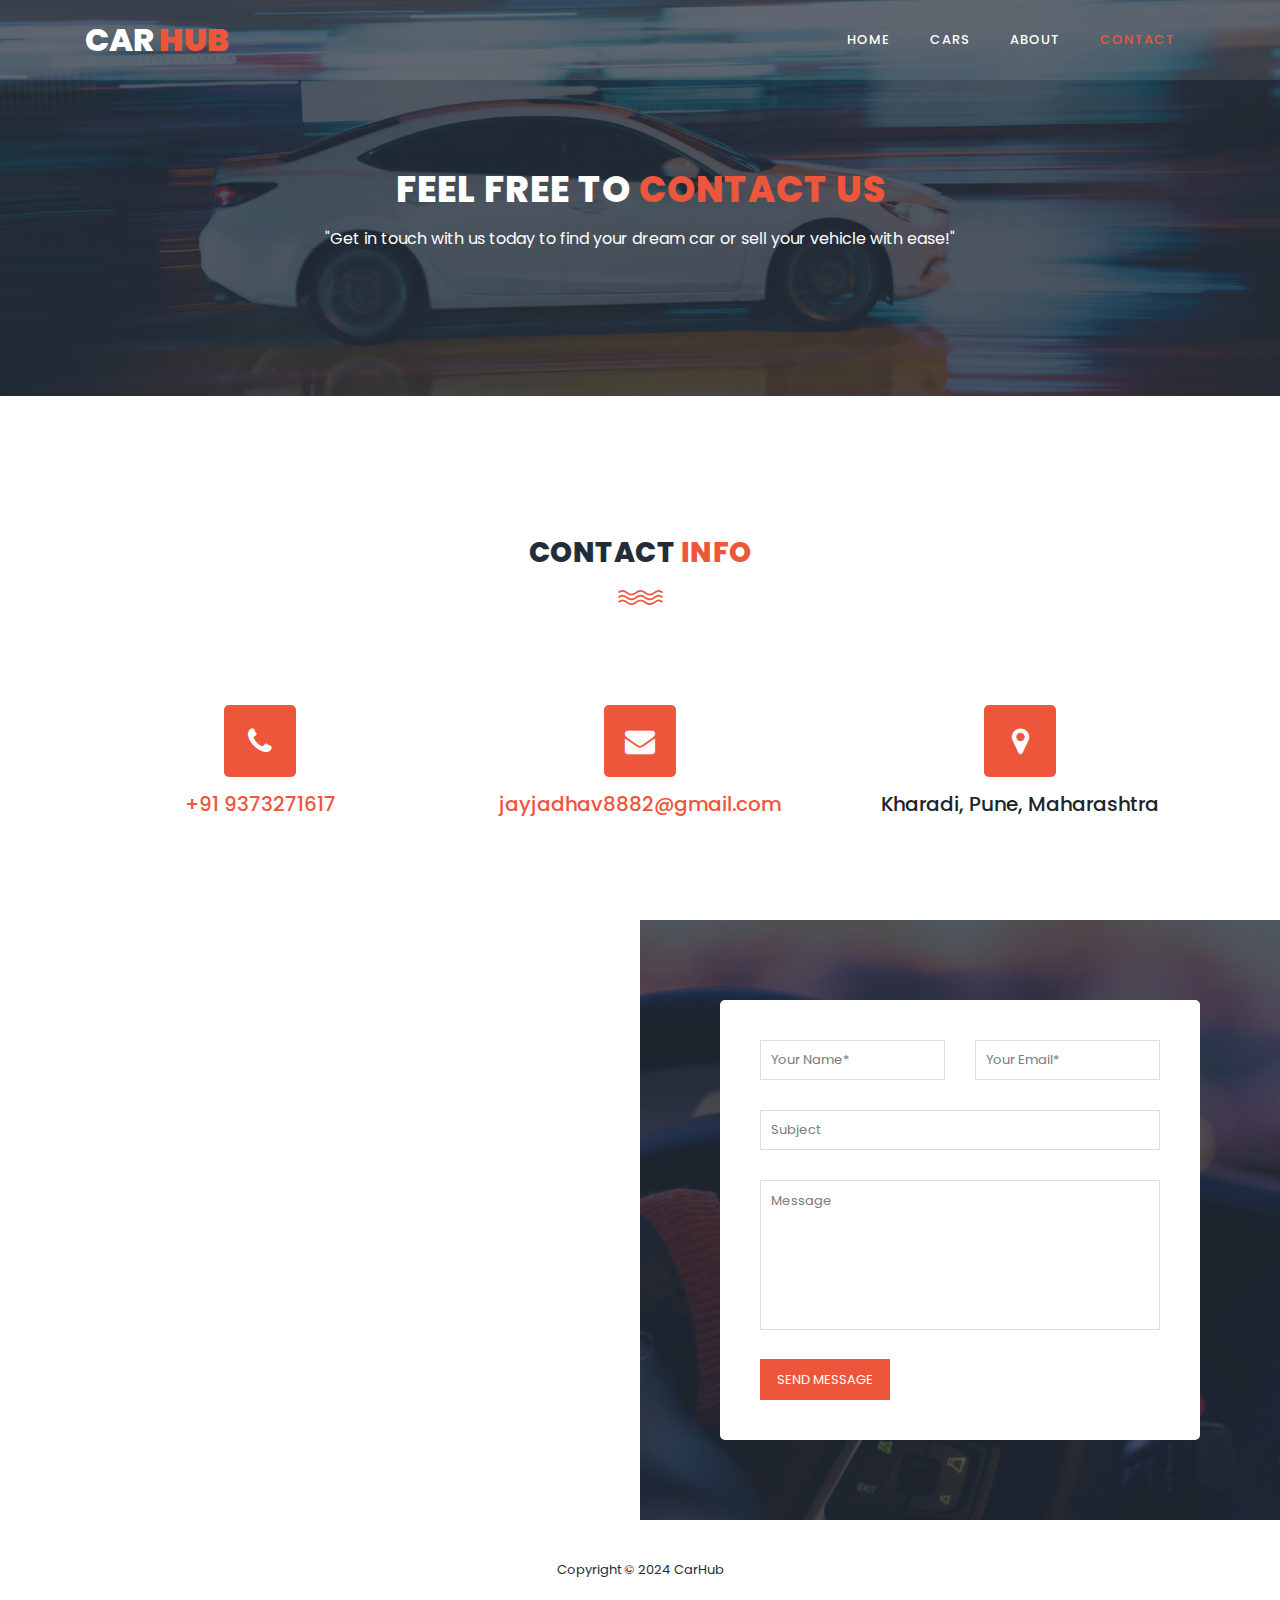
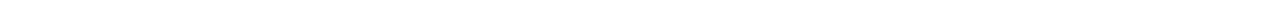
<file: contact.html>
<!DOCTYPE html>
<html lang="en">

  <head>

    <meta charset="utf-8">
    <meta name="viewport" content="width=device-width, initial-scale=1, shrink-to-fit=no">
    <meta name="description" content="">
    <meta name="author" content="">
    <link href="https://fonts.googleapis.com/css?family=Poppins:100,100i,200,200i,300,300i,400,400i,500,500i,600,600i,700,700i,800,800i,900,900i&display=swap" rel="stylesheet">

    <title>Car Hub</title>

    <link rel="stylesheet" type="text/css" href="assets/css/bootstrap.min.css">

    <link rel="stylesheet" type="text/css" href="assets/css/font-awesome.css">

    <link rel="stylesheet" href="assets/css/style.css">

    </head>
    
    <body>
    
    <div id="js-preloader" class="js-preloader">
      <div class="preloader-inner">
        <span class="dot"></span>
        <div class="dots">
          <span></span>
          <span></span>
          <span></span>
        </div>
      </div>
    </div>
    
    
    <header class="header-area header-sticky">
        <div class="container">
            <div class="row">
                <div class="col-12">
                    <nav class="main-nav">
                        <a href="index.html" class="logo">Car<em> Hub</em></a>
                        <ul class="nav">
                            <li><a href="index.html">Home</a></li>
                            <li><a href="cars.html">Cars</a></li>
                            <li><a href="about.html">About</a></li>
                            <li><a href="contact.html" class="active">Contact</a></li> 
                        </ul>        
                        <a class='menu-trigger'>
                            <span>Menu</span>
                        </a>
                    </nav>
                </div>
            </div>
        </div>
    </header>

    <section class="section section-bg" id="call-to-action" style="background-image: url(assets/images/banner-image-1-1920x500.jpg)">
        <div class="container">
            <div class="row">
                <div class="col-lg-10 offset-lg-1">
                    <div class="cta-content">
                        <br>
                        <br>
                        <h2>Feel free to <em>Contact Us</em></h2>
                        <p>"Get in touch with us today to find your dream car or sell your vehicle with ease!"</p>
                    </div>
                </div>
            </div>
        </div>
    </section>

    <section class="section" id="features">
        <div class="container">
            <div class="row text-center">
                <div class="col-lg-6 offset-lg-3">
                    <div class="section-heading">
                        <h2>contact <em> info</em></h2>
                        <img src="assets/images/line-dec.png" alt="waves">
                        
                    </div>
                </div>

                <div class="col-md-4">
                    <div class="icon">
                        <i class="fa fa-phone"></i>
                    </div>

                    <h5><a href="#">+91 9373271617</a></h5>

                    <br>
                </div>

                <div class="col-md-4">
                    <div class="icon">
                        <i class="fa fa-envelope"></i>
                    </div>

                    <h5><a href="#">jayjadhav8882@gmail.com</a></h5>

                    <br>
                </div>

                <div class="col-md-4">
                    <div class="icon">
                        <i class="fa fa-map-marker"></i>
                    </div>

                    <h5>Kharadi, Pune, Maharashtra</h5>

                    <br>
                </div>
            </div>
        </div>
    </section>
   
    <section class="section" id="contact-us" style="margin-top: 0">
        <div class="container-fluid">
            <div class="row">
                <div class="col-lg-6 col-md-6 col-xs-12">
                    <div id="map">
                      <iframe src="https://www.google.com/maps/embed?pb=!1m28!1m12!1m3!1d3783331.0121859172!2d80.3845414612572!3d22.17704139384764!2m3!1f0!2f0!3f0!3m2!1i1024!2i768!4f13.1!4m13!3e6!4m5!1s0x30635ff06b92b791%3A0xd78c4fa1854213a6!2sIndia!3m2!1d20.593684!2d78.96288!4m5!1s0x30635ff06b92b791%3A0xd78c4fa1854213a6!2sIndia!3m2!1d20.593684!2d78.96288!5e0!3m2!1sen!2sin!4v1735025643381!5m2!1sen!2sin"  width="100%" height="600px" frameborder="0" style="border:0" allowfullscreen></iframe>
                    </div>
                </div>
                <div class="col-lg-6 col-md-6 col-xs-12">
                    <div class="contact-form section-bg" style="background-image: url(assets/images/contact-1-720x480.jpg)">
                        <form id="contact" action="" method="post">
                          <div class="row">
                            <div class="col-md-6 col-sm-12">
                              <fieldset>
                                <input name="name" type="text" id="name" placeholder="Your Name*" required="">
                              </fieldset>
                            </div>
                            <div class="col-md-6 col-sm-12">
                              <fieldset>
                                <input name="email" type="text" id="email" pattern="[^ @]*@[^ @]*" placeholder="Your Email*" required="">
                              </fieldset>
                            </div>
                            <div class="col-md-12 col-sm-12">
                              <fieldset>
                                <input name="subject" type="text" id="subject" placeholder="Subject">
                              </fieldset>
                            </div>
                            <div class="col-lg-12">
                              <fieldset>
                                <textarea name="message" rows="6" id="message" placeholder="Message" required=""></textarea>
                              </fieldset>
                            </div>
                            <div class="col-lg-12">
                              <fieldset>
                                <button type="submit" id="form-submit" class="main-button">Send Message</button>
                              </fieldset>
                            </div>
                          </div>
                        </form>
                    </div>
                </div>
            </div>
        </div>
    </section>
    
    <footer>
        <div class="container">
            <div class="row">
                <div class="col-lg-12">
                    <p>
                        Copyright © 2024 CarHub</a>
                    </p>
                </div>
            </div>
        </div>
    </footer>

    <script src="assets/js/jquery-2.1.0.min.js"></script>

    <script src="assets/js/popper.js"></script>
    <script src="assets/js/bootstrap.min.js"></script>

    <script src="assets/js/scrollreveal.min.js"></script>
    <script src="assets/js/waypoints.min.js"></script>
    <script src="assets/js/jquery.counterup.min.js"></script>
    <script src="assets/js/imgfix.min.js"></script> 
    <script src="assets/js/mixitup.js"></script> 
    <script src="assets/js/accordions.js"></script>
    
    <script src="assets/js/custom.js"></script>

  </body>
</html>
</file>
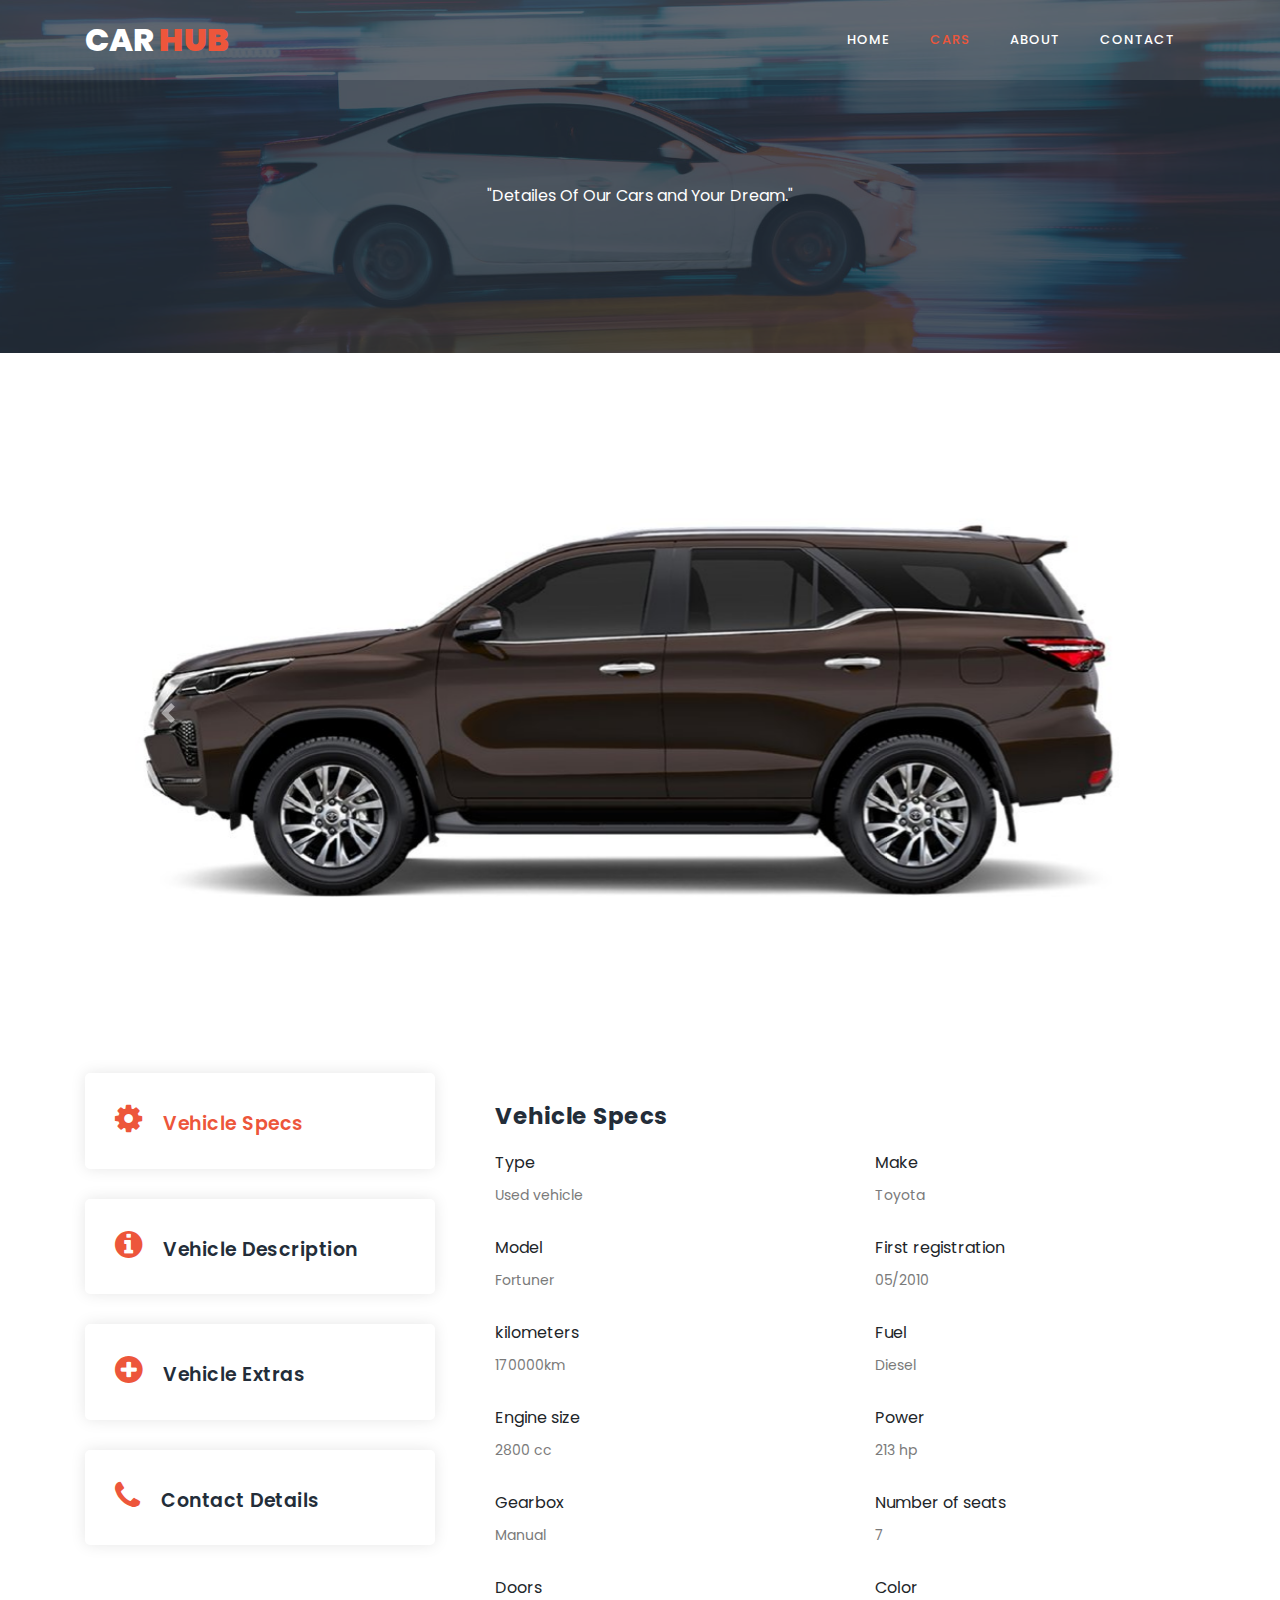
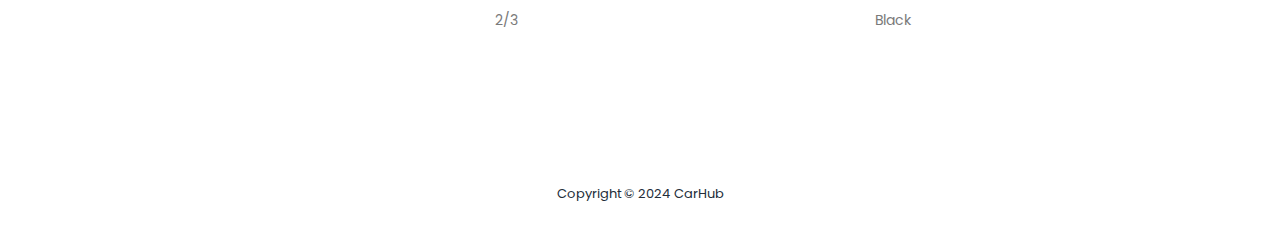
<file: fortuner-details.html>
<!DOCTYPE html>
<html lang="en">

  <head>

    <meta charset="utf-8">
    <meta name="viewport" content="width=device-width, initial-scale=1, shrink-to-fit=no">
    <meta name="description" content="">
    <meta name="author" content="">
    <link href="https://fonts.googleapis.com/css?family=Poppins:100,100i,200,200i,300,300i,400,400i,500,500i,600,600i,700,700i,800,800i,900,900i&display=swap" rel="stylesheet">

    <title>Car Hub</title>

    <link rel="stylesheet" type="text/css" href="assets/css/bootstrap.min.css">

    <link rel="stylesheet" type="text/css" href="assets/css/font-awesome.css">

    <link rel="stylesheet" href="assets/css/style.css">

    </head>
    
    <body>
    
    <div id="js-preloader" class="js-preloader">
      <div class="preloader-inner">
        <span class="dot"></span>
        <div class="dots">
          <span></span>
          <span></span>
          <span></span>
        </div>
      </div>
    </div>
    
    
    <header class="header-area header-sticky">
        <div class="container">
            <div class="row">
                <div class="col-12">
                    <nav class="main-nav">
                        <a href="index.html" class="logo">Car<em> Hub</em></a>
                        <ul class="nav">
                            <li><a href="index.html">Home</a></li>
                            <li><a href="cars.html" class="active">Cars</a></li>
                            <li><a href="about.html">About</a></li>
                            <li><a href="contact.html">Contact</a></li> 
                        </ul>        
                        <a class='menu-trigger'>
                            <span>Menu</span>
                        </a>
                    </nav>
                </div>
            </div>
        </div>
    </header>

    <section class="section section-bg" id="call-to-action" style="background-image: url(assets/images/banner-image-1-1920x500.jpg)">
        <div class="container">
            <div class="row">
                <div class="col-lg-10 offset-lg-1">
                    <div class="cta-content">
                        <br>
                        <br>
                         
                        <p>"Detailes Of Our Cars and Your Dream."</p>
                    </div>
                </div>
            </div>
        </div>
    </section>

    <section class="section" id="trainers">
        <div class="container">
            <br>
            <br>

            <div id="carouselExampleIndicators" class="carousel slide" data-ride="carousel">
              <ol class="carousel-indicators">
                <li data-target="#carouselExampleIndicators" data-slide-to="0" class="active"></li>
                <li data-target="#carouselExampleIndicators" data-slide-to="1"></li>
                <li data-target="#carouselExampleIndicators" data-slide-to="2"></li>
              </ol>
              <div class="carousel-inner">
                <div class="carousel-item active">
                  <img class="d-block w-100" src="assets/images/for1.jpg" alt="First slide">
                </div>
                <div class="carousel-item">
                  <img class="d-block w-100" src="assets/images/for1.jpg" alt="Second slide">
                </div>
                <div class="carousel-item">
                  <img class="d-block w-100" src="assets/images/for1.jpg" alt="Third slide">
                </div>
              </div>
              <a class="carousel-control-prev" href="#carouselExampleIndicators" role="button" data-slide="prev">
                <span class="carousel-control-prev-icon" aria-hidden="true"></span>
                <span class="sr-only">Previous</span>
              </a>
              <a class="carousel-control-next" href="#carouselExampleIndicators" role="button" data-slide="next">
                <span class="carousel-control-next-icon" aria-hidden="true"></span>
                <span class="sr-only">Next</span>
              </a>
            </div>
            
            <br>
            <br>

            <div class="row" id="tabs">
              <div class="col-lg-4">
                <ul>
                  <li><a href='#tabs-1'><i class="fa fa-cog"></i> Vehicle Specs</a></li>
                  <li><a href='#tabs-2'><i class="fa fa-info-circle"></i> Vehicle Description</a></li>
                  <li><a href='#tabs-3'><i class="fa fa-plus-circle"></i> Vehicle Extras</a></li>
                  <li><a href='#tabs-4'><i class="fa fa-phone"></i> Contact Details</a></li>
                </ul>
              </div>
              <div class="col-lg-8">
                <section class='tabs-content' style="width: 100%;">
                  <article id='tabs-1'>
                    <h4>Vehicle Specs</h4>

                    <div class="row">
                       <div class="col-sm-6">
                            <label>Type</label>
                       
                            <p>Used vehicle</p>
                       </div>

                       <div class="col-sm-6">
                            <label>Make</label>
                       
                            <p>Toyota</p>
                       </div>

                       <div class="col-sm-6">
                            <label> Model</label>
                       
                            <p>Fortuner</p>
                       </div>

                       <div class="col-sm-6">
                            <label>First registration</label>
                       
                            <p>05/2010</p>
                       </div>

                       <div class="col-sm-6">
                            <label>kilometers</label>
                       
                            <p> 170000km</p>
                       </div>

                       <div class="col-sm-6">
                            <label>Fuel</label>
                       
                            <p>Diesel</p>
                       </div>

                       <div class="col-sm-6">
                            <label>Engine size</label>
                       
                            <p>2800 cc</p>
                       </div>

                       <div class="col-sm-6">
                            <label>Power</label>
                       
                            <p>213 hp</p>
                       </div>


                       <div class="col-sm-6">
                            <label>Gearbox</label>
                       
                            <p>Manual</p>
                       </div>

                       <div class="col-sm-6">
                            <label>Number of seats</label>
                       
                            <p>7</p>
                       </div>

                       <div class="col-sm-6">
                            <label>Doors</label>
                       
                            <p>2/3</p>
                       </div>

                       <div class="col-sm-6">
                            <label>Color</label>
                       
                            <p>Black</p>
                       </div>
                    </div>
                  </article>
                  <article id='tabs-2'>
                    <h4>Vehicle Description</h4>
                    
                    <p>- Colour coded bumpers <br> - Tinted glass <br> - Immobiliser <br> - Central locking - remote <br> - Passenger airbag <br> - Electric windows <br> - Rear head rests <br> - Radio <br> - CD player <br> - Ideal first car <br> - Warranty <br> - High level brake light </p> 
                   </article>
                  <article id='tabs-3'>
                    <h4>Vehicle Extras</h4>

                    <div class="row">   
                        <div class="col-sm-6">
                            <p>ABS</p>
                        </div>
                        <div class="col-sm-6">
                            <p>Leather seats</p>
                        </div>
                        <div class="col-sm-6">
                            <p>Power Assisted Steering</p>
                        </div>
                        <div class="col-sm-6">
                            <p>Electric heated seats</p>
                        </div>
                        <div class="col-sm-6">
                            <p>New HU and AU</p>
                        </div>
                        <div class="col-sm-6">
                            <p>Xenon headlights</p>
                        </div>
                    </div>
                  </article>
                  <article id='tabs-4'>
                    <h4>Contact Details</h4>

                    <div class="row">   
                        <div class="col-sm-6">
                            <label>Name</label>

                            <p>Jay Jadhav</p>
                        </div>
                        <div class="col-sm-6">
                            <label>Phone</label>

                            <p>0241-27-2334 </p>
                        </div>
                        <div class="col-sm-6">
                            <label>Mobile phone</label>
                            <p>+91 9373271617 </p>
                        </div>
                        <div class="col-sm-6">
                            <label>Email</label>
                            <p><a href="#">jayjadhav8882@gmail.com</a></p>
                        </div>
                    </div>
                  </article>
                </section>
              </div>
            </div>
        </div>
    </section>
    
    <footer>
        <div class="container">
            <div class="row">
                <div class="col-lg-12">
                    <p>
                        Copyright © 2024 CarHub</a>
                    </p>
                </div>
            </div>
        </div>
    </footer>

    <script src="assets/js/jquery-2.1.0.min.js"></script>

    <script src="assets/js/popper.js"></script>
    <script src="assets/js/bootstrap.min.js"></script>

    <script src="assets/js/scrollreveal.min.js"></script>
    <script src="assets/js/waypoints.min.js"></script>
    <script src="assets/js/jquery.counterup.min.js"></script>
    <script src="assets/js/imgfix.min.js"></script> 
    <script src="assets/js/mixitup.js"></script> 
    <script src="assets/js/accordions.js"></script>
    
    <script src="assets/js/custom.js"></script>

  </body>
</html>
</file>
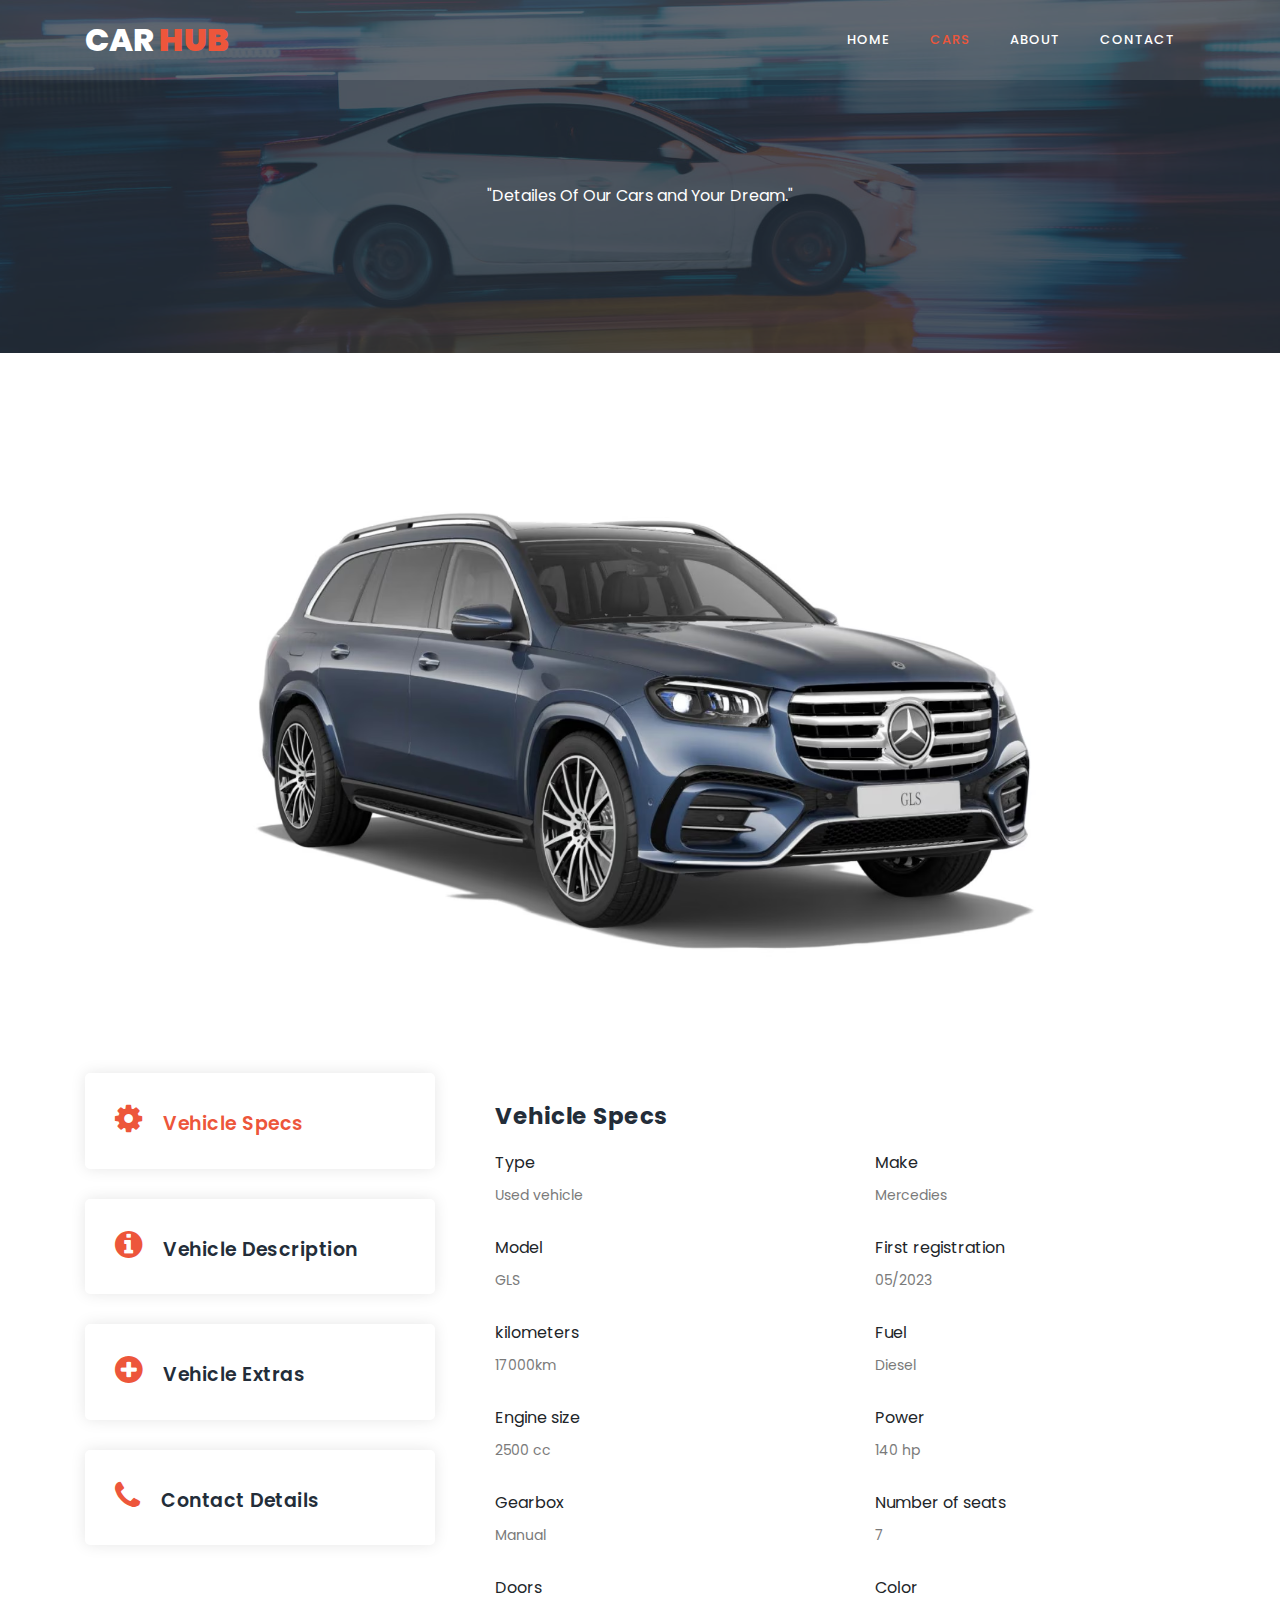
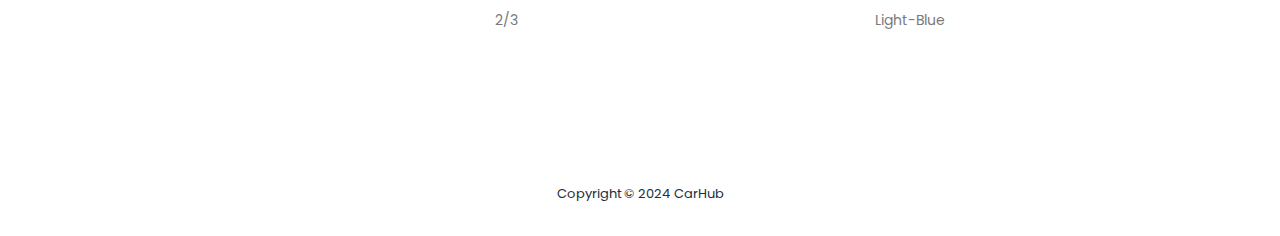
<file: gls-details.html>
<!DOCTYPE html>
<html lang="en">

  <head>

    <meta charset="utf-8">
    <meta name="viewport" content="width=device-width, initial-scale=1, shrink-to-fit=no">
    <meta name="description" content="">
    <meta name="author" content="">
    <link href="https://fonts.googleapis.com/css?family=Poppins:100,100i,200,200i,300,300i,400,400i,500,500i,600,600i,700,700i,800,800i,900,900i&display=swap" rel="stylesheet">

    <title>Car Hub</title>

    <link rel="stylesheet" type="text/css" href="assets/css/bootstrap.min.css">

    <link rel="stylesheet" type="text/css" href="assets/css/font-awesome.css">

    <link rel="stylesheet" href="assets/css/style.css">

    </head>
    
    <body>
    
    
    <div id="js-preloader" class="js-preloader">
      <div class="preloader-inner">
        <span class="dot"></span>
        <div class="dots">
          <span></span>
          <span></span>
          <span></span>
        </div>
      </div>
    </div>
    
    <header class="header-area header-sticky">
        <div class="container">
            <div class="row">
                <div class="col-12">
                    <nav class="main-nav">
                       
                        <a href="index.html" class="logo">Car<em> Hub</em></a>
                        
                        <ul class="nav">
                            <li><a href="index.html">Home</a></li>
                            <li><a href="cars.html" class="active">Cars</a></li>
                            <li><a href="about.html">About</a></li>
                            <li><a href="contact.html">Contact</a></li> 
                        </ul>        
                        <a class='menu-trigger'>
                            <span>Menu</span>
                        </a>
                        
                    </nav>
                </div>
            </div>
        </div>
    </header>
    
    <section class="section section-bg" id="call-to-action" style="background-image: url(assets/images/banner-image-1-1920x500.jpg)">
        <div class="container">
            <div class="row">
                <div class="col-lg-10 offset-lg-1">
                    <div class="cta-content">
                        <br>
                        <br>
                         
                        <p>"Detailes Of Our Cars and Your Dream."</p>
                    </div>
                </div>
            </div>
        </div>
    </section>
    
    <section class="section" id="trainers">
        <div class="container">
            <br>
            <br>

            <div id="carouselExampleIndicators" class="carousel slide" data-ride="carousel">
              <ol class="carousel-indicators">
                <li data-target="#carouselExampleIndicators" data-slide-to="0" class="active"></li>
                <li data-target="#carouselExampleIndicators" data-slide-to="1"></li>
                <li data-target="#carouselExampleIndicators" data-slide-to="2"></li>
              </ol>
              <div class="carousel-inner">
                <div class="carousel-item active">
                  <img class="d-block w-100" src="assets/images/gls.jpg" alt="First slide">
                </div>
                <div class="carousel-item">
                  <img class="d-block w-100" src="assets/images/gls.jpg" alt="Second slide">
                </div>
                <div class="carousel-item">
                  <img class="d-block w-100" src="assets/images/gls.jpg" alt="Third slide">
                </div>
              </div>
              <a class="carousel-control-prev" href="#carouselExampleIndicators" role="button" data-slide="prev">
                <span class="carousel-control-prev-icon" aria-hidden="true"></span>
                <span class="sr-only">Previous</span>
              </a>
              <a class="carousel-control-next" href="#carouselExampleIndicators" role="button" data-slide="next">
                <span class="carousel-control-next-icon" aria-hidden="true"></span>
                <span class="sr-only">Next</span>
              </a>
            </div>
            
            <br>
            <br>

            <div class="row" id="tabs">
              <div class="col-lg-4">
                <ul>
                  <li><a href='#tabs-1'><i class="fa fa-cog"></i> Vehicle Specs</a></li>
                  <li><a href='#tabs-2'><i class="fa fa-info-circle"></i> Vehicle Description</a></li>
                  <li><a href='#tabs-3'><i class="fa fa-plus-circle"></i> Vehicle Extras</a></li>
                  <li><a href='#tabs-4'><i class="fa fa-phone"></i> Contact Details</a></li>
                </ul>
              </div>
              <div class="col-lg-8">
                <section class='tabs-content' style="width: 100%;">
                  <article id='tabs-1'>
                    <h4>Vehicle Specs</h4>

                    <div class="row">
                       <div class="col-sm-6">
                            <label>Type</label>
                       
                            <p>Used vehicle</p>
                       </div>

                       <div class="col-sm-6">
                            <label>Make</label>
                       
                            <p>Mercedies</p>
                       </div>

                       <div class="col-sm-6">
                            <label> Model</label>
                       
                            <p>GLS</p>
                       </div>

                       <div class="col-sm-6">
                            <label>First registration</label>
                       
                            <p>05/2023</p>
                       </div>

                       <div class="col-sm-6">
                            <label>kilometers</label>
                       
                            <p> 17000km</p>
                       </div>

                       <div class="col-sm-6">
                            <label>Fuel</label>
                       
                            <p>Diesel</p>
                       </div>

                       <div class="col-sm-6">
                            <label>Engine size</label>
                       
                            <p>2500 cc</p>
                       </div>

                       <div class="col-sm-6">
                            <label>Power</label>
                       
                            <p>140 hp</p>
                       </div>


                       <div class="col-sm-6">
                            <label>Gearbox</label>
                       
                            <p>Manual</p>
                       </div>

                       <div class="col-sm-6">
                            <label>Number of seats</label>
                       
                            <p>7</p>
                       </div>

                       <div class="col-sm-6">
                            <label>Doors</label>
                       
                            <p>2/3</p>
                       </div>

                       <div class="col-sm-6">
                            <label>Color</label>
                       
                            <p>Light-Blue</p>
                       </div>
                    </div>
                  </article>
                  <article id='tabs-2'>
                    <h4>Vehicle Description</h4>
                    
                    <p>- Colour coded bumpers <br> - Tinted glass <br> - Immobiliser <br> - Central locking - remote <br> - Passenger airbag <br> - Electric windows <br> - Rear head rests <br> - Radio <br> - CD player <br> - Ideal first car <br> - Warranty <br> - High level brake light </p> 
                   </article>
                  <article id='tabs-3'>
                    <h4>Vehicle Extras</h4>

                    <div class="row">   
                        <div class="col-sm-6">
                            <p>ABS</p>
                        </div>
                        <div class="col-sm-6">
                            <p>Leather seats</p>
                        </div>
                        <div class="col-sm-6">
                            <p>Power Assisted Steering</p>
                        </div>
                        <div class="col-sm-6">
                            <p>Electric heated seats</p>
                        </div>
                        <div class="col-sm-6">
                            <p>New HU and AU</p>
                        </div>
                        <div class="col-sm-6">
                            <p>Xenon headlights</p>
                        </div>
                    </div>
                  </article>
                  <article id='tabs-4'>
                    <h4>Contact Details</h4>

                    <div class="row">   
                        <div class="col-sm-6">
                            <label>Name</label>

                            <p>Jay Jadhav</p>
                        </div>
                        <div class="col-sm-6">
                            <label>Phone</label>

                            <p>0241-27-2334 </p>
                        </div>
                        <div class="col-sm-6">
                            <label>Mobile phone</label>
                            <p>+91 9373271617 </p>
                        </div>
                        <div class="col-sm-6">
                            <label>Email</label>
                            <p><a href="#">jayjadhav8882@gmail.com</a></p>
                        </div>
                    </div>
                  </article>
                </section>
              </div>
            </div>
        </div>
    </section>
    
    <footer>
        <div class="container">
            <div class="row">
                <div class="col-lg-12">
                    <p>
                        Copyright © 2024 CarHub</a>
                    </p>
                </div>
            </div>
        </div>
    </footer>

    
    <script src="assets/js/jquery-2.1.0.min.js"></script>

    
    <script src="assets/js/popper.js"></script>
    <script src="assets/js/bootstrap.min.js"></script>

    
    <script src="assets/js/scrollreveal.min.js"></script>
    <script src="assets/js/waypoints.min.js"></script>
    <script src="assets/js/jquery.counterup.min.js"></script>
    <script src="assets/js/imgfix.min.js"></script> 
    <script src="assets/js/mixitup.js"></script> 
    <script src="assets/js/accordions.js"></script>
    
    
    <script src="assets/js/custom.js"></script>

  </body>
</html>
</file>
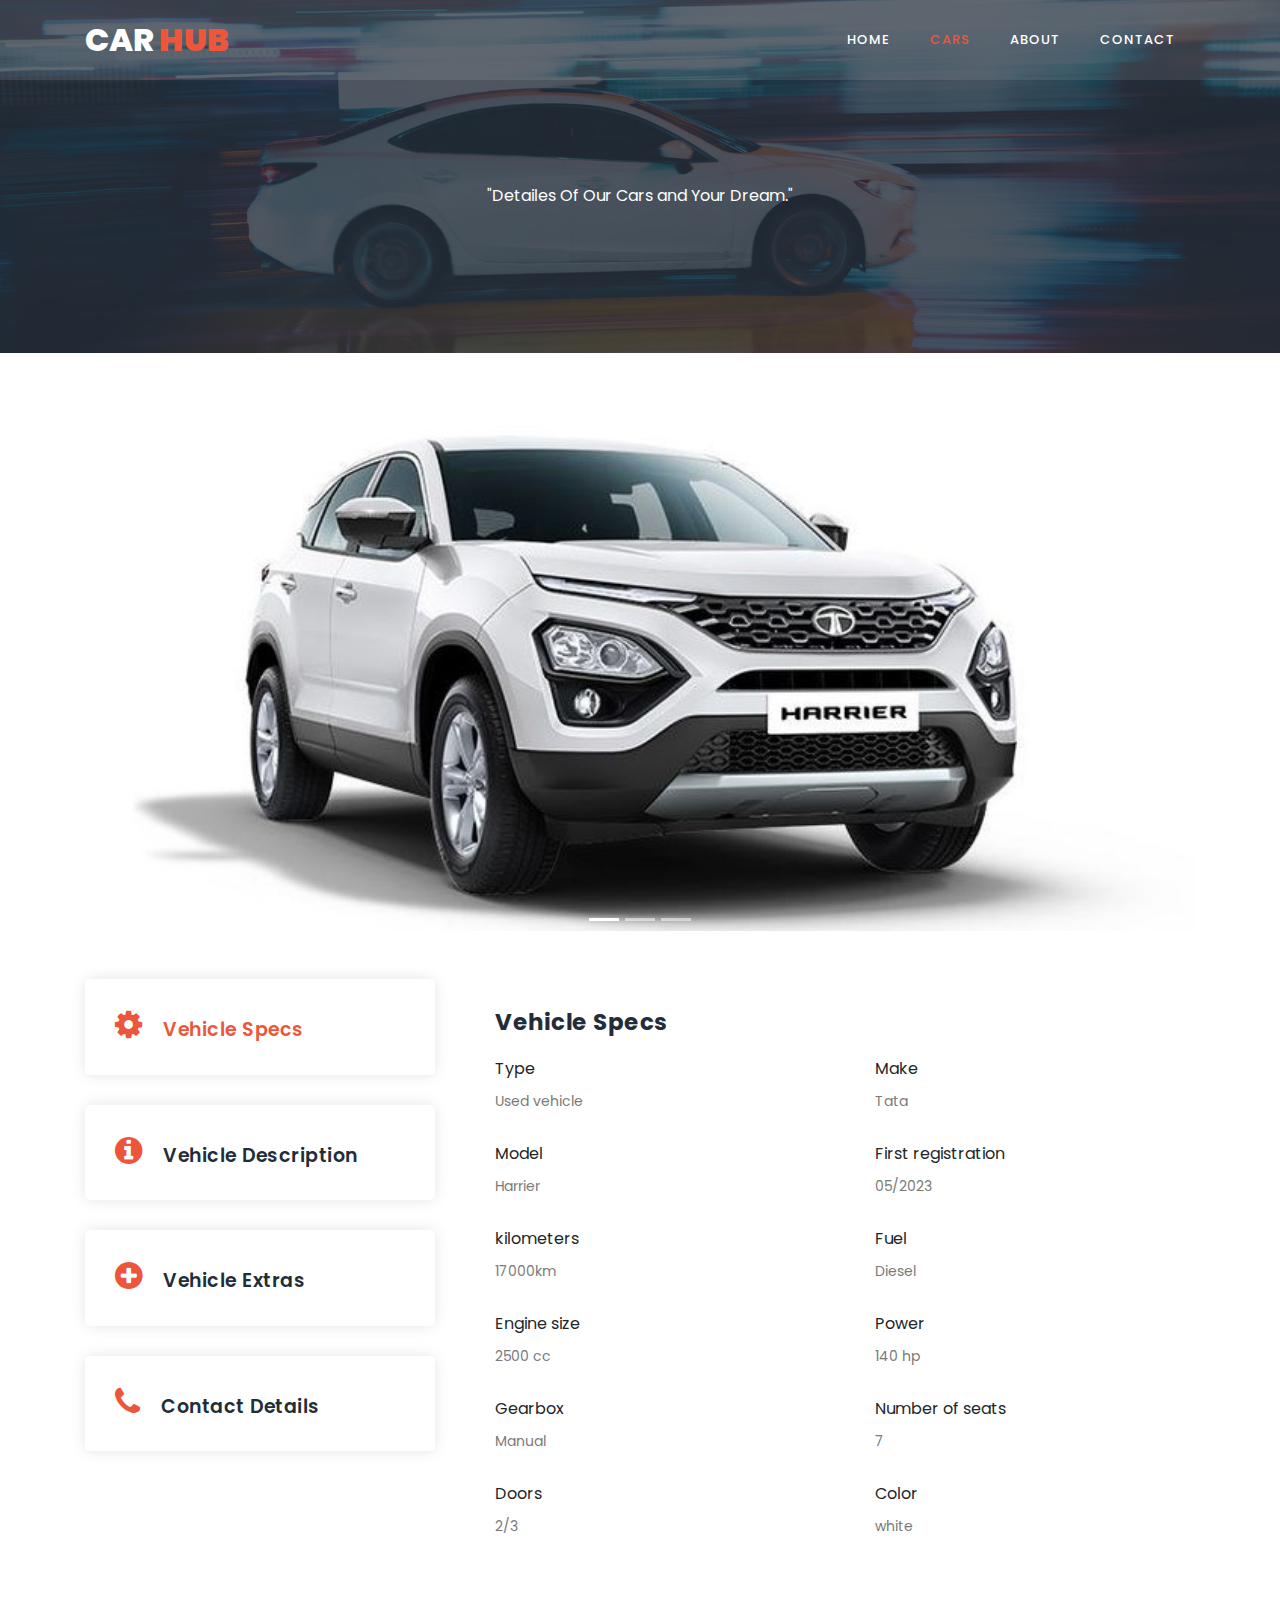
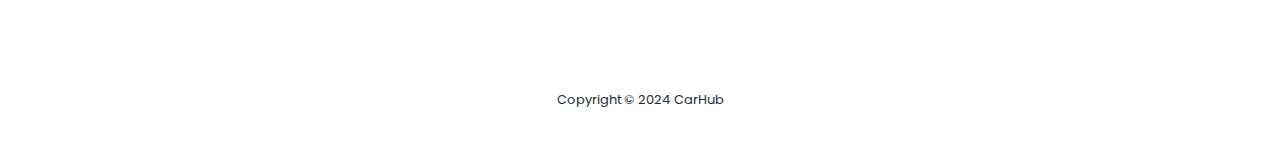
<file: harrier-details.html>
<!DOCTYPE html>
<html lang="en">

  <head>

    <meta charset="utf-8">
    <meta name="viewport" content="width=device-width, initial-scale=1, shrink-to-fit=no">
    <meta name="description" content="">
    <meta name="author" content="">
    <link href="https://fonts.googleapis.com/css?family=Poppins:100,100i,200,200i,300,300i,400,400i,500,500i,600,600i,700,700i,800,800i,900,900i&display=swap" rel="stylesheet">

    <title>Car Hub</title>

    <link rel="stylesheet" type="text/css" href="assets/css/bootstrap.min.css">

    <link rel="stylesheet" type="text/css" href="assets/css/font-awesome.css">

    <link rel="stylesheet" href="assets/css/style.css">

    </head>
    
    <body>
    
   
    <div id="js-preloader" class="js-preloader">
      <div class="preloader-inner">
        <span class="dot"></span>
        <div class="dots">
          <span></span>
          <span></span>
          <span></span>
        </div>
      </div>
    </div>
    
    
    
    
    <header class="header-area header-sticky">
        <div class="container">
            <div class="row">
                <div class="col-12">
                    <nav class="main-nav">
                       
                        <a href="index.html" class="logo">Car<em> Hub</em></a>
                        
                        <ul class="nav">
                            <li><a href="index.html">Home</a></li>
                            <li><a href="cars.html" class="active">Cars</a></li>
                            <li><a href="about.html">About</a></li>
                            <li><a href="contact.html">Contact</a></li> 
                        </ul>        
                        <a class='menu-trigger'>
                            <span>Menu</span>
                        </a>
                        
                    </nav>
                </div>
            </div>
        </div>
    </header>
    
    <section class="section section-bg" id="call-to-action" style="background-image: url(assets/images/banner-image-1-1920x500.jpg)">
        <div class="container">
            <div class="row">
                <div class="col-lg-10 offset-lg-1">
                    <div class="cta-content">
                        <br>
                        <br>
                         
                        <p>"Detailes Of Our Cars and Your Dream."</p>
                    </div>
                </div>
            </div>
        </div>
    </section>
    
    <section class="section" id="trainers">
        <div class="container">
            <br>
            <br>

            <div id="carouselExampleIndicators" class="carousel slide" data-ride="carousel">
              <ol class="carousel-indicators">
                <li data-target="#carouselExampleIndicators" data-slide-to="0" class="active"></li>
                <li data-target="#carouselExampleIndicators" data-slide-to="1"></li>
                <li data-target="#carouselExampleIndicators" data-slide-to="2"></li>
              </ol>
              <div class="carousel-inner">
                <div class="carousel-item active">
                  <img class="d-block w-100" src="assets/images/harrier1.jpg" alt="First slide">
                </div>
                <div class="carousel-item">
                  <img class="d-block w-100" src="assets/images/harrier1.jpg" alt="Second slide">
                </div>
                <div class="carousel-item">
                  <img class="d-block w-100" src="assets/images/harrier1.jpg" alt="Third slide">
                </div>
              </div>
              <a class="carousel-control-prev" href="#carouselExampleIndicators" role="button" data-slide="prev">
                <span class="carousel-control-prev-icon" aria-hidden="true"></span>
                <span class="sr-only">Previous</span>
              </a>
              <a class="carousel-control-next" href="#carouselExampleIndicators" role="button" data-slide="next">
                <span class="carousel-control-next-icon" aria-hidden="true"></span>
                <span class="sr-only">Next</span>
              </a>
            </div>
            
            <br>
            <br>

            <div class="row" id="tabs">
              <div class="col-lg-4">
                <ul>
                  <li><a href='#tabs-1'><i class="fa fa-cog"></i> Vehicle Specs</a></li>
                  <li><a href='#tabs-2'><i class="fa fa-info-circle"></i> Vehicle Description</a></li>
                  <li><a href='#tabs-3'><i class="fa fa-plus-circle"></i> Vehicle Extras</a></li>
                  <li><a href='#tabs-4'><i class="fa fa-phone"></i> Contact Details</a></li>
                </ul>
              </div>
              <div class="col-lg-8">
                <section class='tabs-content' style="width: 100%;">
                  <article id='tabs-1'>
                    <h4>Vehicle Specs</h4>

                    <div class="row">
                       <div class="col-sm-6">
                            <label>Type</label>
                       
                            <p>Used vehicle</p>
                       </div>

                       <div class="col-sm-6">
                            <label>Make</label>
                       
                            <p>Tata</p>
                       </div>

                       <div class="col-sm-6">
                            <label> Model</label>
                       
                            <p>Harrier</p>
                       </div>

                       <div class="col-sm-6">
                            <label>First registration</label>
                       
                            <p>05/2023</p>
                       </div>

                       <div class="col-sm-6">
                            <label>kilometers</label>
                       
                            <p> 17000km</p>
                       </div>

                       <div class="col-sm-6">
                            <label>Fuel</label>
                       
                            <p>Diesel</p>
                       </div>

                       <div class="col-sm-6">
                            <label>Engine size</label>
                       
                            <p>2500 cc</p>
                       </div>

                       <div class="col-sm-6">
                            <label>Power</label>
                       
                            <p>140 hp</p>
                       </div>


                       <div class="col-sm-6">
                            <label>Gearbox</label>
                       
                            <p>Manual</p>
                       </div>

                       <div class="col-sm-6">
                            <label>Number of seats</label>
                       
                            <p>7</p>
                       </div>

                       <div class="col-sm-6">
                            <label>Doors</label>
                       
                            <p>2/3</p>
                       </div>

                       <div class="col-sm-6">
                            <label>Color</label>
                       
                            <p>white</p>
                       </div>
                    </div>
                  </article>
                  <article id='tabs-2'>
                    <h4>Vehicle Description</h4>
                    
                    <p>- Colour coded bumpers <br> - Tinted glass <br> - Immobiliser <br> - Central locking - remote <br> - Passenger airbag <br> - Electric windows <br> - Rear head rests <br> - Radio <br> - CD player <br> - Ideal first car <br> - Warranty <br> - High level brake light </p> 
                   </article>
                  <article id='tabs-3'>
                    <h4>Vehicle Extras</h4>

                    <div class="row">   
                        <div class="col-sm-6">
                            <p>ABS</p>
                        </div>
                        <div class="col-sm-6">
                            <p>Leather seats</p>
                        </div>
                        <div class="col-sm-6">
                            <p>Power Assisted Steering</p>
                        </div>
                        <div class="col-sm-6">
                            <p>Electric heated seats</p>
                        </div>
                        <div class="col-sm-6">
                            <p>New HU and AU</p>
                        </div>
                        <div class="col-sm-6">
                            <p>Xenon headlights</p>
                        </div>
                    </div>
                  </article>
                  <article id='tabs-4'>
                    <h4>Contact Details</h4>

                    <div class="row">   
                        <div class="col-sm-6">
                            <label>Name</label>

                            <p>Jay Jadhav</p>
                        </div>
                        <div class="col-sm-6">
                            <label>Phone</label>

                            <p>0241-27-2334 </p>
                        </div>
                        <div class="col-sm-6">
                            <label>Mobile phone</label>
                            <p>+91 9373271617 </p>
                        </div>
                        <div class="col-sm-6">
                            <label>Email</label>
                            <p><a href="#">jayjadhav8882@gmail.com</a></p>
                        </div>
                    </div>
                  </article>
                </section>
              </div>
            </div>
        </div>
    </section>
    
    <footer>
        <div class="container">
            <div class="row">
                <div class="col-lg-12">
                    <p>
                        Copyright © 2024 CarHub</a>
                    </p>
                </div>
            </div>
        </div>
    </footer>

   
    <script src="assets/js/jquery-2.1.0.min.js"></script>

    <script src="assets/js/popper.js"></script>
    <script src="assets/js/bootstrap.min.js"></script>

    <script src="assets/js/scrollreveal.min.js"></script>
    <script src="assets/js/waypoints.min.js"></script>
    <script src="assets/js/jquery.counterup.min.js"></script>
    <script src="assets/js/imgfix.min.js"></script> 
    <script src="assets/js/mixitup.js"></script> 
    <script src="assets/js/accordions.js"></script>
    
    <script src="assets/js/custom.js"></script>

  </body>
</html>
</file>
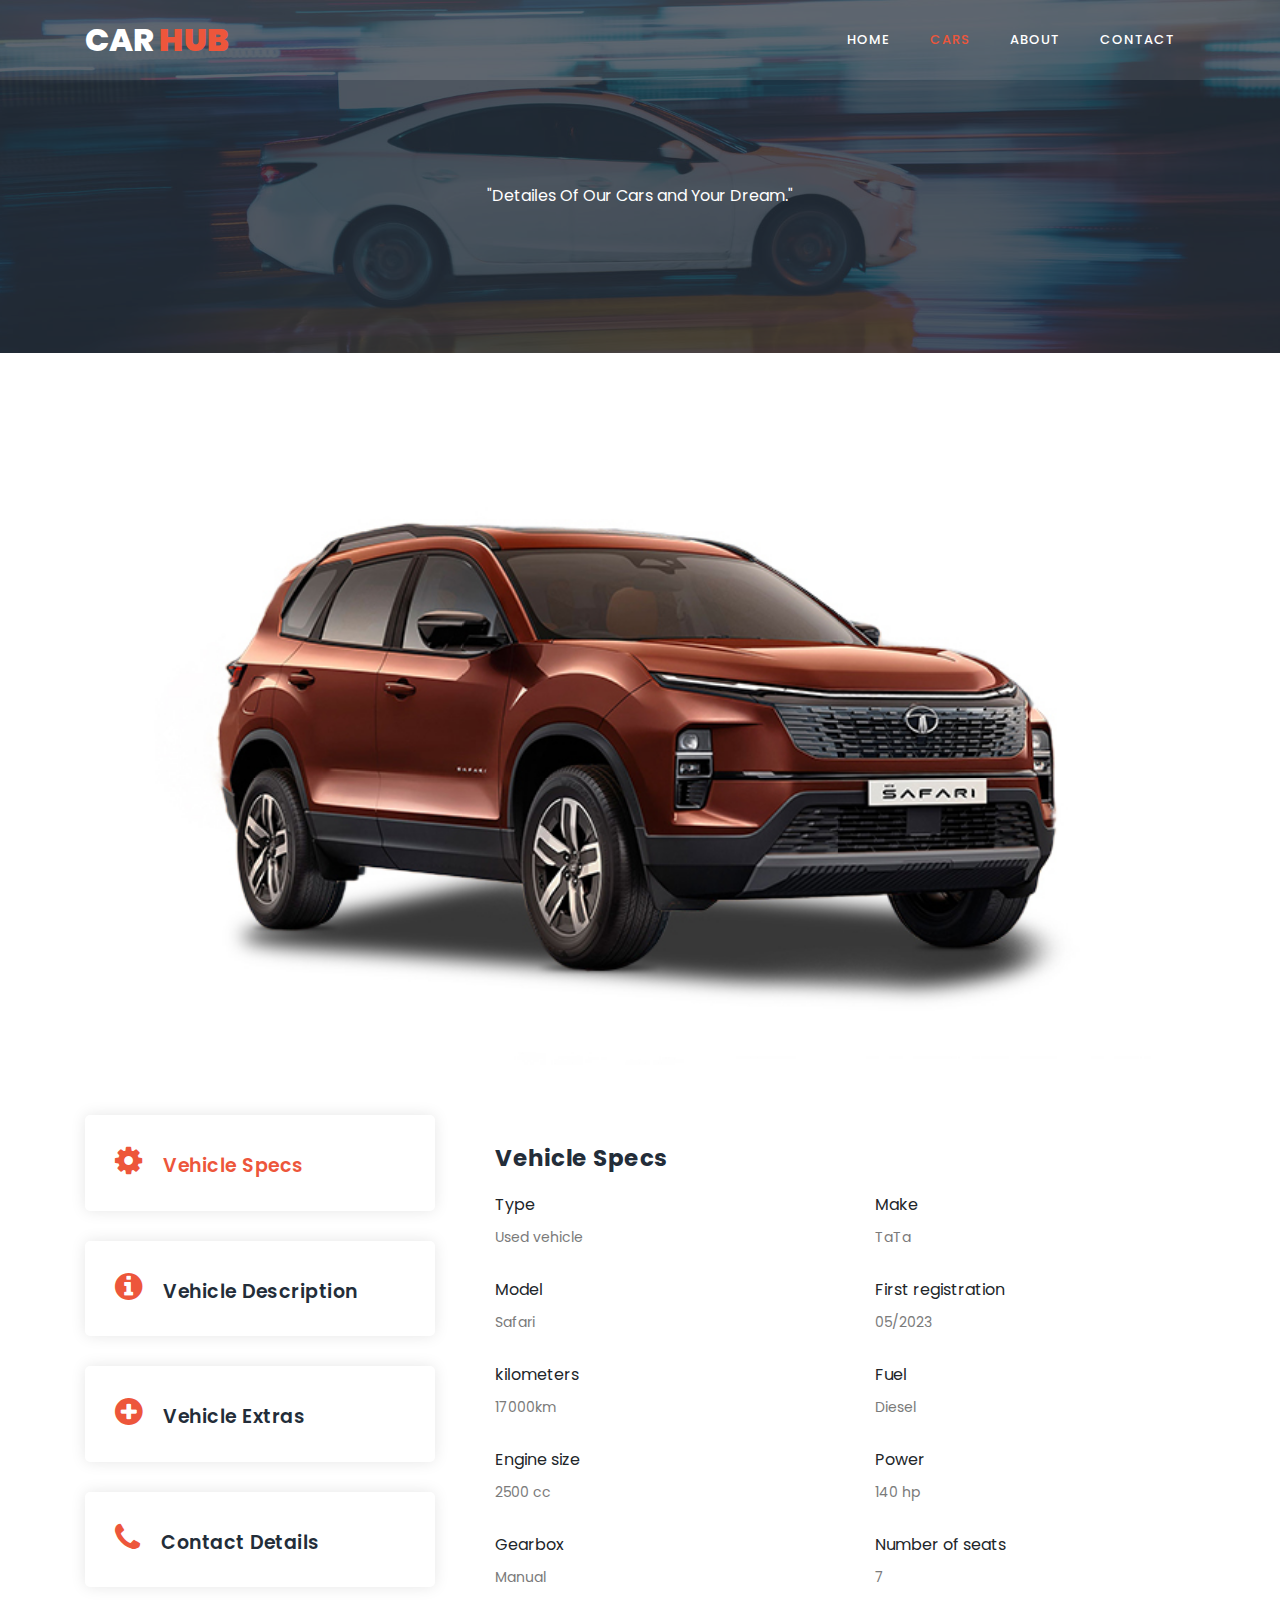
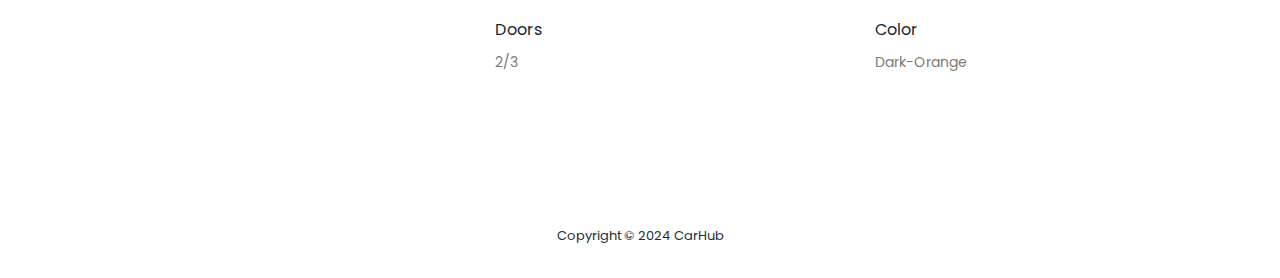
<file: safari-details.html>
<!DOCTYPE html>
<html lang="en">

  <head>

    <meta charset="utf-8">
    <meta name="viewport" content="width=device-width, initial-scale=1, shrink-to-fit=no">
    <meta name="description" content="">
    <meta name="author" content="">
    <link href="https://fonts.googleapis.com/css?family=Poppins:100,100i,200,200i,300,300i,400,400i,500,500i,600,600i,700,700i,800,800i,900,900i&display=swap" rel="stylesheet">

    <title>Car Hub</title>

    <link rel="stylesheet" type="text/css" href="assets/css/bootstrap.min.css">

    <link rel="stylesheet" type="text/css" href="assets/css/font-awesome.css">

    <link rel="stylesheet" href="assets/css/style.css">

    </head>
    
    <body>
    
    
    <div id="js-preloader" class="js-preloader">
      <div class="preloader-inner">
        <span class="dot"></span>
        <div class="dots">
          <span></span>
          <span></span>
          <span></span>
        </div>
      </div>
    </div>
   
    
    
    
    <header class="header-area header-sticky">
        <div class="container">
            <div class="row">
                <div class="col-12">
                    <nav class="main-nav">
                        
                        <a href="index.html" class="logo">Car<em> Hub</em></a>
                       
                        <ul class="nav">
                            <li><a href="index.html">Home</a></li>
                            <li><a href="cars.html" class="active">Cars</a></li>
                            <li><a href="about.html">About</a></li>
                            <li><a href="contact.html">Contact</a></li> 
                        </ul>        
                        <a class='menu-trigger'>
                            <span>Menu</span>
                        </a>
                        
                    </nav>
                </div>
            </div>
        </div>
    </header>
    
    <section class="section section-bg" id="call-to-action" style="background-image: url(assets/images/banner-image-1-1920x500.jpg)">
        <div class="container">
            <div class="row">
                <div class="col-lg-10 offset-lg-1">
                    <div class="cta-content">
                        <br>
                        <br>
                         
                        <p>"Detailes Of Our Cars and Your Dream."</p>
                    </div>
                </div>
            </div>
        </div>
    </section>
    
    <section class="section" id="trainers">
        <div class="container">
            <br>
            <br>

            <div id="carouselExampleIndicators" class="carousel slide" data-ride="carousel">
              <ol class="carousel-indicators">
                <li data-target="#carouselExampleIndicators" data-slide-to="0" class="active"></li>
                <li data-target="#carouselExampleIndicators" data-slide-to="1"></li>
                <li data-target="#carouselExampleIndicators" data-slide-to="2"></li>
              </ol>
              <div class="carousel-inner">
                <div class="carousel-item active">
                  <img class="d-block w-100" src="assets/images/safari3.jpg" alt="First slide">
                </div>
                <div class="carousel-item">
                  <img class="d-block w-100" src="assets/images/safari3.jpg" alt="Second slide">
                </div>
                <div class="carousel-item">
                  <img class="d-block w-100" src="assets/images/safari3.jpg" alt="Third slide">
                </div>
              </div>
              <a class="carousel-control-prev" href="#carouselExampleIndicators" role="button" data-slide="prev">
                <span class="carousel-control-prev-icon" aria-hidden="true"></span>
                <span class="sr-only">Previous</span>
              </a>
              <a class="carousel-control-next" href="#carouselExampleIndicators" role="button" data-slide="next">
                <span class="carousel-control-next-icon" aria-hidden="true"></span>
                <span class="sr-only">Next</span>
              </a>
            </div>
            
            <br>
            <br>

            <div class="row" id="tabs">
              <div class="col-lg-4">
                <ul>
                  <li><a href='#tabs-1'><i class="fa fa-cog"></i> Vehicle Specs</a></li>
                  <li><a href='#tabs-2'><i class="fa fa-info-circle"></i> Vehicle Description</a></li>
                  <li><a href='#tabs-3'><i class="fa fa-plus-circle"></i> Vehicle Extras</a></li>
                  <li><a href='#tabs-4'><i class="fa fa-phone"></i> Contact Details</a></li>
                </ul>
              </div>
              <div class="col-lg-8">
                <section class='tabs-content' style="width: 100%;">
                  <article id='tabs-1'>
                    <h4>Vehicle Specs</h4>

                    <div class="row">
                       <div class="col-sm-6">
                            <label>Type</label>
                       
                            <p>Used vehicle</p>
                       </div>

                       <div class="col-sm-6">
                            <label>Make</label>
                       
                            <p>TaTa</p>
                       </div>

                       <div class="col-sm-6">
                            <label> Model</label>
                       
                            <p>Safari</p>
                       </div>

                       <div class="col-sm-6">
                            <label>First registration</label>
                       
                            <p>05/2023</p>
                       </div>

                       <div class="col-sm-6">
                            <label>kilometers</label>
                       
                            <p> 17000km</p>
                       </div>

                       <div class="col-sm-6">
                            <label>Fuel</label>
                       
                            <p>Diesel</p>
                       </div>

                       <div class="col-sm-6">
                            <label>Engine size</label>
                       
                            <p>2500 cc</p>
                       </div>

                       <div class="col-sm-6">
                            <label>Power</label>
                       
                            <p>140 hp</p>
                       </div>


                       <div class="col-sm-6">
                            <label>Gearbox</label>
                       
                            <p>Manual</p>
                       </div>

                       <div class="col-sm-6">
                            <label>Number of seats</label>
                       
                            <p>7</p>
                       </div>

                       <div class="col-sm-6">
                            <label>Doors</label>
                       
                            <p>2/3</p>
                       </div>

                       <div class="col-sm-6">
                            <label>Color</label>
                       
                            <p>Dark-Orange</p>
                       </div>
                    </div>
                  </article>
                  <article id='tabs-2'>
                    <h4>Vehicle Description</h4>
                    
                    <p>- Colour coded bumpers <br> - Tinted glass <br> - Immobiliser <br> - Central locking - remote <br> - Passenger airbag <br> - Electric windows <br> - Rear head rests <br> - Radio <br> - CD player <br> - Ideal first car <br> - Warranty <br> - High level brake light </p> 
                   </article>
                  <article id='tabs-3'>
                    <h4>Vehicle Extras</h4>

                    <div class="row">   
                        <div class="col-sm-6">
                            <p>ABS</p>
                        </div>
                        <div class="col-sm-6">
                            <p>Leather seats</p>
                        </div>
                        <div class="col-sm-6">
                            <p>Power Assisted Steering</p>
                        </div>
                        <div class="col-sm-6">
                            <p>Electric heated seats</p>
                        </div>
                        <div class="col-sm-6">
                            <p>New HU and AU</p>
                        </div>
                        <div class="col-sm-6">
                            <p>Xenon headlights</p>
                        </div>
                    </div>
                  </article>
                  <article id='tabs-4'>
                    <h4>Contact Details</h4>

                    <div class="row">   
                        <div class="col-sm-6">
                            <label>Name</label>

                            <p>Jay Jadhav</p>
                        </div>
                        <div class="col-sm-6">
                            <label>Phone</label>

                            <p>0241-27-2334 </p>
                        </div>
                        <div class="col-sm-6">
                            <label>Mobile phone</label>
                            <p>+91 9373271617 </p>
                        </div>
                        <div class="col-sm-6">
                            <label>Email</label>
                            <p><a href="#">jayjadhav8882@gmail.com</a></p>
                        </div>
                    </div>
                  </article>
                </section>
              </div>
            </div>
        </div>
    </section>
    
    <footer>
        <div class="container">
            <div class="row">
                <div class="col-lg-12">
                    <p>
                        Copyright © 2024 CarHub</a>
                    </p>
                </div>
            </div>
        </div>
    </footer>

    
    <script src="assets/js/jquery-2.1.0.min.js"></script>

    <script src="assets/js/popper.js"></script>
    <script src="assets/js/bootstrap.min.js"></script>

    <script src="assets/js/scrollreveal.min.js"></script>
    <script src="assets/js/waypoints.min.js"></script>
    <script src="assets/js/jquery.counterup.min.js"></script>
    <script src="assets/js/imgfix.min.js"></script> 
    <script src="assets/js/mixitup.js"></script> 
    <script src="assets/js/accordions.js"></script>
    
    <script src="assets/js/custom.js"></script>

  </body>
</html>
</file>
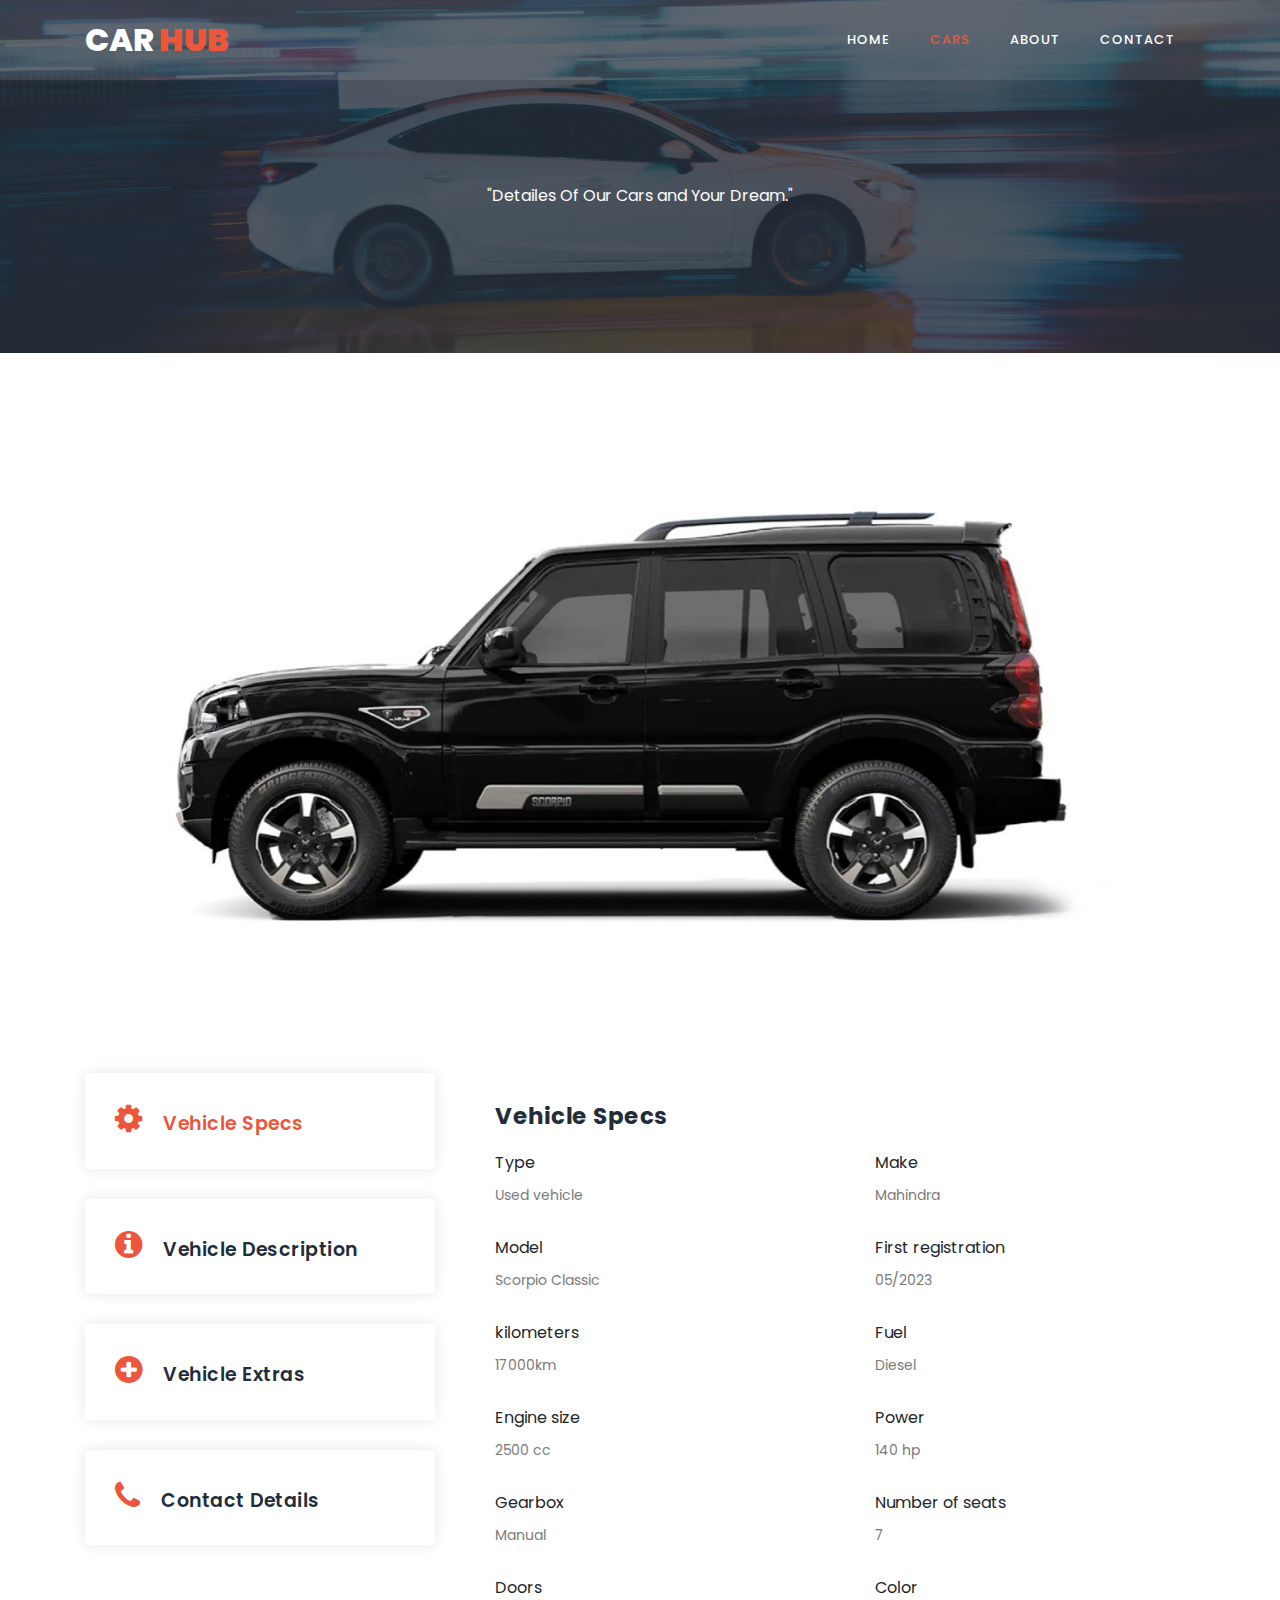
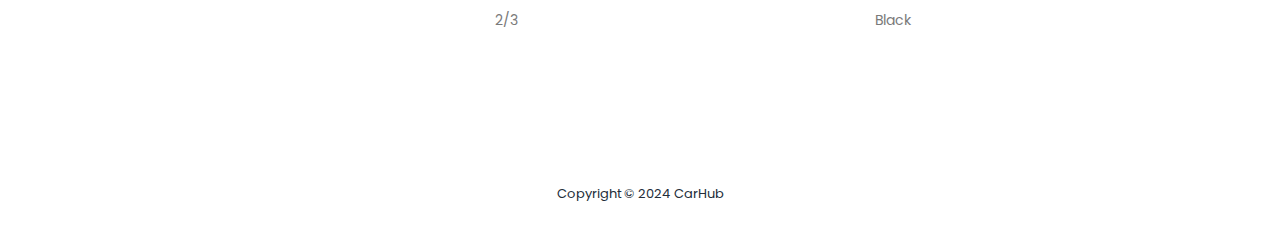
<file: scorpio-details.html>
<!DOCTYPE html>
<html lang="en">

  <head>

    <meta charset="utf-8">
    <meta name="viewport" content="width=device-width, initial-scale=1, shrink-to-fit=no">
    <meta name="description" content="">
    <meta name="author" content="">
    <link href="https://fonts.googleapis.com/css?family=Poppins:100,100i,200,200i,300,300i,400,400i,500,500i,600,600i,700,700i,800,800i,900,900i&display=swap" rel="stylesheet">

    <title>Car Hub</title>

    <link rel="stylesheet" type="text/css" href="assets/css/bootstrap.min.css">

    <link rel="stylesheet" type="text/css" href="assets/css/font-awesome.css">

    <link rel="stylesheet" href="assets/css/style.css">

    </head>
    
    <body>
    
    <div id="js-preloader" class="js-preloader">
      <div class="preloader-inner">
        <span class="dot"></span>
        <div class="dots">
          <span></span>
          <span></span>
          <span></span>
        </div>
      </div>
    </div>
    
    <header class="header-area header-sticky">
        <div class="container">
            <div class="row">
                <div class="col-12">
                    <nav class="main-nav">
                        <a href="index.html" class="logo">Car<em> Hub</em></a>
                        
                        <ul class="nav">
                            <li><a href="index.html">Home</a></li>
                            <li><a href="cars.html" class="active">Cars</a></li>
                            <li><a href="about.html">About</a></li>
                            <li><a href="contact.html">Contact</a></li> 
                        </ul>        
                        <a class='menu-trigger'>
                            <span>Menu</span>
                        </a>
                    </nav>
                </div>
            </div>
        </div>
    </header>
   
    <section class="section section-bg" id="call-to-action" style="background-image: url(assets/images/banner-image-1-1920x500.jpg)">
        <div class="container">
            <div class="row">
                <div class="col-lg-10 offset-lg-1">
                    <div class="cta-content">
                        <br>
                        <br>
                         
                        <p>"Detailes Of Our Cars and Your Dream."</p>
                    </div>
                </div>
            </div>
        </div>
    </section>
   
    <section class="section" id="trainers">
        <div class="container">
            <br>
            <br>

            <div id="carouselExampleIndicators" class="carousel slide" data-ride="carousel">
              <ol class="carousel-indicators">
                <li data-target="#carouselExampleIndicators" data-slide-to="0" class="active"></li>
                <li data-target="#carouselExampleIndicators" data-slide-to="1"></li>
                <li data-target="#carouselExampleIndicators" data-slide-to="2"></li>
              </ol>
              <div class="carousel-inner">
                <div class="carousel-item active">
                  <img class="d-block w-100" src="assets/images/scorpio1.jpg" alt="First slide">
                </div>
                <div class="carousel-item">
                  <img class="d-block w-100" src="assets/images/scorpio1.jpg" alt="Second slide">
                </div>
                <div class="carousel-item">
                  <img class="d-block w-100" src="assets/images/scorpio1.jpg" alt="Third slide">
                </div>
              </div>
              <a class="carousel-control-prev" href="#carouselExampleIndicators" role="button" data-slide="prev">
                <span class="carousel-control-prev-icon" aria-hidden="true"></span>
                <span class="sr-only">Previous</span>
              </a>
              <a class="carousel-control-next" href="#carouselExampleIndicators" role="button" data-slide="next">
                <span class="carousel-control-next-icon" aria-hidden="true"></span>
                <span class="sr-only">Next</span>
              </a>
            </div>
            
            <br>
            <br>

            <div class="row" id="tabs">
              <div class="col-lg-4">
                <ul>
                  <li><a href='#tabs-1'><i class="fa fa-cog"></i> Vehicle Specs</a></li>
                  <li><a href='#tabs-2'><i class="fa fa-info-circle"></i> Vehicle Description</a></li>
                  <li><a href='#tabs-3'><i class="fa fa-plus-circle"></i> Vehicle Extras</a></li>
                  <li><a href='#tabs-4'><i class="fa fa-phone"></i> Contact Details</a></li>
                </ul>
              </div>
              <div class="col-lg-8">
                <section class='tabs-content' style="width: 100%;">
                  <article id='tabs-1'>
                    <h4>Vehicle Specs</h4>

                    <div class="row">
                       <div class="col-sm-6">
                            <label>Type</label>
                       
                            <p>Used vehicle</p>
                       </div>

                       <div class="col-sm-6">
                            <label>Make</label>
                       
                            <p>Mahindra</p>
                       </div>

                       <div class="col-sm-6">
                            <label> Model</label>
                       
                            <p>Scorpio Classic</p>
                       </div>

                       <div class="col-sm-6">
                            <label>First registration</label>
                       
                            <p>05/2023</p>
                       </div>

                       <div class="col-sm-6">
                            <label>kilometers</label>
                       
                            <p> 17000km</p>
                       </div>

                       <div class="col-sm-6">
                            <label>Fuel</label>
                       
                            <p>Diesel</p>
                       </div>

                       <div class="col-sm-6">
                            <label>Engine size</label>
                       
                            <p>2500 cc</p>
                       </div>

                       <div class="col-sm-6">
                            <label>Power</label>
                       
                            <p>140 hp</p>
                       </div>


                       <div class="col-sm-6">
                            <label>Gearbox</label>
                       
                            <p>Manual</p>
                       </div>

                       <div class="col-sm-6">
                            <label>Number of seats</label>
                       
                            <p>7</p>
                       </div>

                       <div class="col-sm-6">
                            <label>Doors</label>
                       
                            <p>2/3</p>
                       </div>

                       <div class="col-sm-6">
                            <label>Color</label>
                       
                            <p>Black</p>
                       </div>
                    </div>
                  </article>
                  <article id='tabs-2'>
                    <h4>Vehicle Description</h4>
                    
                    <p>- Colour coded bumpers <br> - Tinted glass <br> - Immobiliser <br> - Central locking - remote <br> - Passenger airbag <br> - Electric windows <br> - Rear head rests <br> - Radio <br> - CD player <br> - Ideal first car <br> - Warranty <br> - High level brake light </p> 
                   </article>
                  <article id='tabs-3'>
                    <h4>Vehicle Extras</h4>

                    <div class="row">   
                        <div class="col-sm-6">
                            <p>ABS</p>
                        </div>
                        <div class="col-sm-6">
                            <p>Leather seats</p>
                        </div>
                        <div class="col-sm-6">
                            <p>Power Assisted Steering</p>
                        </div>
                        <div class="col-sm-6">
                            <p>Electric heated seats</p>
                        </div>
                        <div class="col-sm-6">
                            <p>New HU and AU</p>
                        </div>
                        <div class="col-sm-6">
                            <p>Xenon headlights</p>
                        </div>
                    </div>
                  </article>
                  <article id='tabs-4'>
                    <h4>Contact Details</h4>

                    <div class="row">   
                        <div class="col-sm-6">
                            <label>Name</label>

                            <p>Jay Jadhav</p>
                        </div>
                        <div class="col-sm-6">
                            <label>Phone</label>

                            <p>0241-27-2334 </p>
                        </div>
                        <div class="col-sm-6">
                            <label>Mobile phone</label>
                            <p>+91 9373271617 </p>
                        </div>
                        <div class="col-sm-6">
                            <label>Email</label>
                            <p><a href="#">jayjadhav8882@gmail.com</a></p>
                        </div>
                    </div>
                  </article>
                </section>
              </div>
            </div>
        </div>
    </section>
   
    <footer>
        <div class="container">
            <div class="row">
                <div class="col-lg-12">
                    <p>
                        Copyright © 2024 CarHub</a>
                    </p>
                </div>
            </div>
        </div>
    </footer>

    <script src="assets/js/jquery-2.1.0.min.js"></script>

    <script src="assets/js/popper.js"></script>
    <script src="assets/js/bootstrap.min.js"></script>

    <script src="assets/js/scrollreveal.min.js"></script>
    <script src="assets/js/waypoints.min.js"></script>
    <script src="assets/js/jquery.counterup.min.js"></script>
    <script src="assets/js/imgfix.min.js"></script> 
    <script src="assets/js/mixitup.js"></script> 
    <script src="assets/js/accordions.js"></script>
    
    <script src="assets/js/custom.js"></script>

  </body>
</html>
</file>
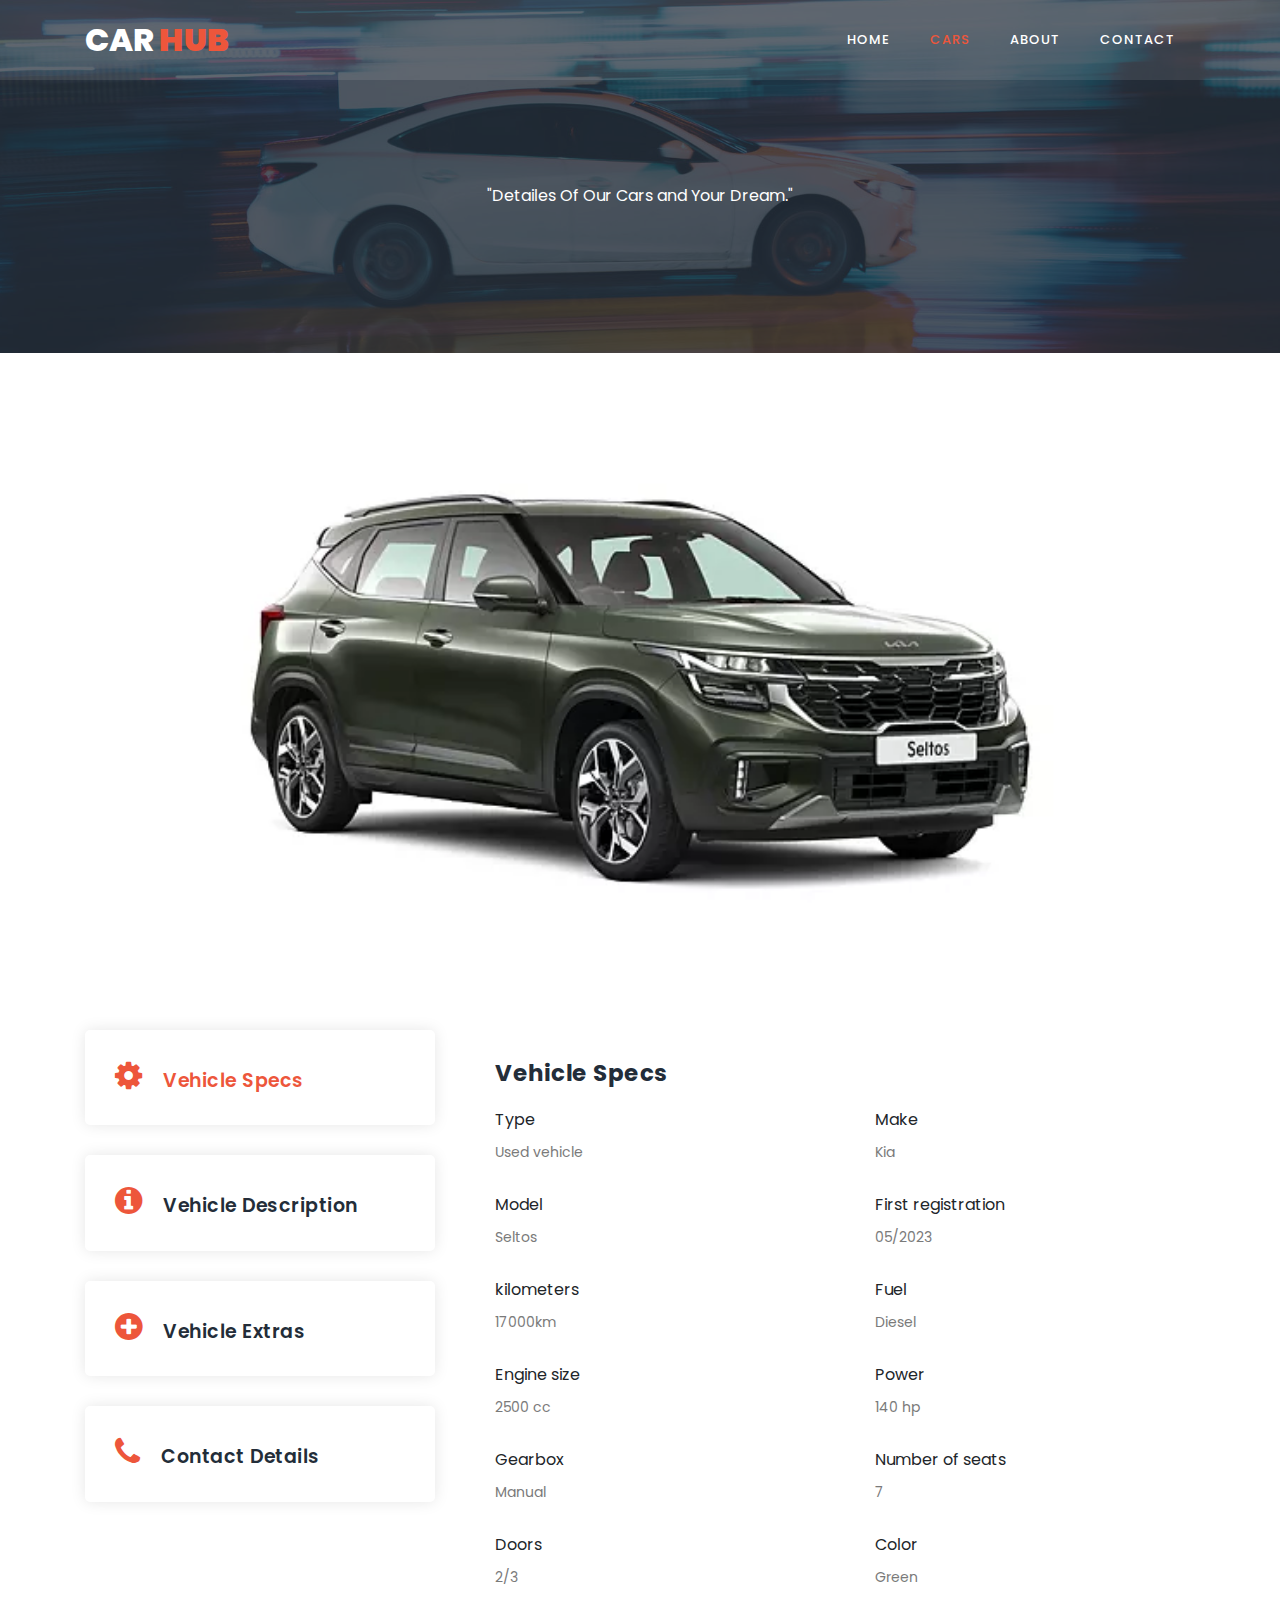
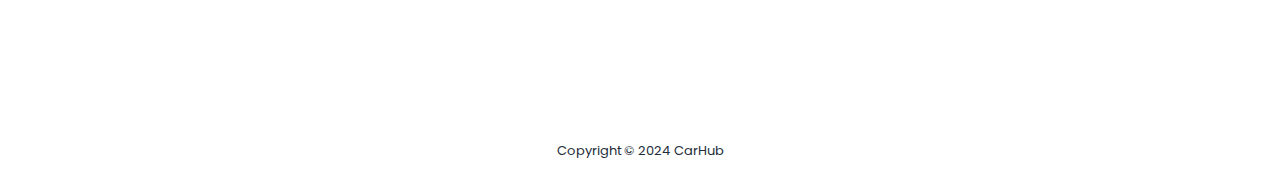
<file: seltos-details.html>
<!DOCTYPE html>
<html lang="en">

  <head>

    <meta charset="utf-8">
    <meta name="viewport" content="width=device-width, initial-scale=1, shrink-to-fit=no">
    <meta name="description" content="">
    <meta name="author" content="">
    <link href="https://fonts.googleapis.com/css?family=Poppins:100,100i,200,200i,300,300i,400,400i,500,500i,600,600i,700,700i,800,800i,900,900i&display=swap" rel="stylesheet">

    <title>Car Hub</title>

    <link rel="stylesheet" type="text/css" href="assets/css/bootstrap.min.css">

    <link rel="stylesheet" type="text/css" href="assets/css/font-awesome.css">

    <link rel="stylesheet" href="assets/css/style.css">

    </head>
    
    <body>
    
    
    <div id="js-preloader" class="js-preloader">
      <div class="preloader-inner">
        <span class="dot"></span>
        <div class="dots">
          <span></span>
          <span></span>
          <span></span>
        </div>
      </div>
    </div>
   
    <header class="header-area header-sticky">
        <div class="container">
            <div class="row">
                <div class="col-12">
                    <nav class="main-nav">
                        
                        <a href="index.html" class="logo">Car<em> Hub</em></a>
                        
                        <ul class="nav">
                            <li><a href="index.html">Home</a></li>
                            <li><a href="cars.html" class="active">Cars</a></li>
                            <li><a href="about.html">About</a></li>
                            <li><a href="contact.html">Contact</a></li> 
                        </ul>        
                        <a class='menu-trigger'>
                            <span>Menu</span>
                        </a>
                        
                    </nav>
                </div>
            </div>
        </div>
    </header>
    
    <section class="section section-bg" id="call-to-action" style="background-image: url(assets/images/banner-image-1-1920x500.jpg)">
        <div class="container">
            <div class="row">
                <div class="col-lg-10 offset-lg-1">
                    <div class="cta-content">
                        <br>
                        <br>
                         
                        <p>"Detailes Of Our Cars and Your Dream."</p>
                    </div>
                </div>
            </div>
        </div>
    </section>
   
    <section class="section" id="trainers">
        <div class="container">
            <br>
            <br>

            <div id="carouselExampleIndicators" class="carousel slide" data-ride="carousel">
              <ol class="carousel-indicators">
                <li data-target="#carouselExampleIndicators" data-slide-to="0" class="active"></li>
                <li data-target="#carouselExampleIndicators" data-slide-to="1"></li>
                <li data-target="#carouselExampleIndicators" data-slide-to="2"></li>
              </ol>
              <div class="carousel-inner">
                <div class="carousel-item active">
                  <img class="d-block w-100" src="assets/images/seltos1.jpg" alt="First slide">
                </div>
                <div class="carousel-item">
                  <img class="d-block w-100" src="assets/images/seltos1.jpg" alt="Second slide">
                </div>
                <div class="carousel-item">
                  <img class="d-block w-100" src="assets/images/seltos1.jpg" alt="Third slide">
                </div>
              </div>
              <a class="carousel-control-prev" href="#carouselExampleIndicators" role="button" data-slide="prev">
                <span class="carousel-control-prev-icon" aria-hidden="true"></span>
                <span class="sr-only">Previous</span>
              </a>
              <a class="carousel-control-next" href="#carouselExampleIndicators" role="button" data-slide="next">
                <span class="carousel-control-next-icon" aria-hidden="true"></span>
                <span class="sr-only">Next</span>
              </a>
            </div>
            
            <br>
            <br>

            <div class="row" id="tabs">
              <div class="col-lg-4">
                <ul>
                  <li><a href='#tabs-1'><i class="fa fa-cog"></i> Vehicle Specs</a></li>
                  <li><a href='#tabs-2'><i class="fa fa-info-circle"></i> Vehicle Description</a></li>
                  <li><a href='#tabs-3'><i class="fa fa-plus-circle"></i> Vehicle Extras</a></li>
                  <li><a href='#tabs-4'><i class="fa fa-phone"></i> Contact Details</a></li>
                </ul>
              </div>
              <div class="col-lg-8">
                <section class='tabs-content' style="width: 100%;">
                  <article id='tabs-1'>
                    <h4>Vehicle Specs</h4>

                    <div class="row">
                       <div class="col-sm-6">
                            <label>Type</label>
                       
                            <p>Used vehicle</p>
                       </div>

                       <div class="col-sm-6">
                            <label>Make</label>
                       
                            <p>Kia</p>
                       </div>

                       <div class="col-sm-6">
                            <label> Model</label>
                       
                            <p>Seltos</p>
                       </div>

                       <div class="col-sm-6">
                            <label>First registration</label>
                       
                            <p>05/2023</p>
                       </div>

                       <div class="col-sm-6">
                            <label>kilometers</label>
                       
                            <p> 17000km</p>
                       </div>

                       <div class="col-sm-6">
                            <label>Fuel</label>
                       
                            <p>Diesel</p>
                       </div>

                       <div class="col-sm-6">
                            <label>Engine size</label>
                       
                            <p>2500 cc</p>
                       </div>

                       <div class="col-sm-6">
                            <label>Power</label>
                       
                            <p>140 hp</p>
                       </div>


                       <div class="col-sm-6">
                            <label>Gearbox</label>
                       
                            <p>Manual</p>
                       </div>

                       <div class="col-sm-6">
                            <label>Number of seats</label>
                       
                            <p>7</p>
                       </div>

                       <div class="col-sm-6">
                            <label>Doors</label>
                       
                            <p>2/3</p>
                       </div>

                       <div class="col-sm-6">
                            <label>Color</label>
                       
                            <p>Green</p>
                       </div>
                    </div>
                  </article>
                  <article id='tabs-2'>
                    <h4>Vehicle Description</h4>
                    
                    <p>- Colour coded bumpers <br> - Tinted glass <br> - Immobiliser <br> - Central locking - remote <br> - Passenger airbag <br> - Electric windows <br> - Rear head rests <br> - Radio <br> - CD player <br> - Ideal first car <br> - Warranty <br> - High level brake light </p> 
                   </article>
                  <article id='tabs-3'>
                    <h4>Vehicle Extras</h4>

                    <div class="row">   
                        <div class="col-sm-6">
                            <p>ABS</p>
                        </div>
                        <div class="col-sm-6">
                            <p>Leather seats</p>
                        </div>
                        <div class="col-sm-6">
                            <p>Power Assisted Steering</p>
                        </div>
                        <div class="col-sm-6">
                            <p>Electric heated seats</p>
                        </div>
                        <div class="col-sm-6">
                            <p>New HU and AU</p>
                        </div>
                        <div class="col-sm-6">
                            <p>Xenon headlights</p>
                        </div>
                    </div>
                  </article>
                  <article id='tabs-4'>
                    <h4>Contact Details</h4>

                    <div class="row">   
                        <div class="col-sm-6">
                            <label>Name</label>

                            <p>Jay Jadhav</p>
                        </div>
                        <div class="col-sm-6">
                            <label>Phone</label>

                            <p>0241-27-2334 </p>
                        </div>
                        <div class="col-sm-6">
                            <label>Mobile phone</label>
                            <p>+91 9373271617 </p>
                        </div>
                        <div class="col-sm-6">
                            <label>Email</label>
                            <p><a href="#">jayjadhav8882@gmail.com</a></p>
                        </div>
                    </div>
                  </article>
                </section>
              </div>
            </div>
        </div>
    </section>
    
    <footer>
        <div class="container">
            <div class="row">
                <div class="col-lg-12">
                    <p>
                        Copyright © 2024 CarHub</a>
                    </p>
                </div>
            </div>
        </div>
    </footer>

    
    <script src="assets/js/jquery-2.1.0.min.js"></script>

    <script src="assets/js/popper.js"></script>
    <script src="assets/js/bootstrap.min.js"></script>

    <script src="assets/js/scrollreveal.min.js"></script>
    <script src="assets/js/waypoints.min.js"></script>
    <script src="assets/js/jquery.counterup.min.js"></script>
    <script src="assets/js/imgfix.min.js"></script> 
    <script src="assets/js/mixitup.js"></script> 
    <script src="assets/js/accordions.js"></script>
    
    <script src="assets/js/custom.js"></script>

  </body>
</html>
</file>
<file: assets/css/style.css>
@import url("https://fonts.googleapis.com/css?family=Poppins:100,100i,200,200i,300,300i,400,400i,500,500i,600,600i,700,700i,800,800i,900,900i");

html, body, div, span, applet, object, iframe, h1, h2, h3, h4, h5, h6, p, blockquote, div
pre, a, abbr, acronym, address, big, cite, code, del, dfn, em, font, img, ins, kbd, q,
s, samp, small, strike, strong, sub, sup, tt, var, b, u, i, center, dl, dt, dd, ol, ul, li,
figure, header, nav, section, article, aside, footer, figcaption {
  margin: 0;
  padding: 0;
  border: 0;
  outline: 0;
}

.clearfix:after {
  content: ".";
  display: block;
  clear: both;
  visibility: hidden;
  line-height: 0;
  height: 0;
}

.clearfix {
  display: inline-block;
}

html[xmlns] .clearfix {
  display: block;
}

* html .clearfix {
  height: 1%;
}

ul, li {
  padding: 0;
  margin: 0;
  list-style: none;
}

header, nav, section, article, aside, footer, hgroup {
  display: block;
}

* {
  box-sizing: border-box;
}

html, body {
  font-family: 'Poppins', sans-serif;
  font-weight: 400;
  background-color: #fff;
  font-size: 16px;
  -ms-text-size-adjust: 100%;
  -webkit-font-smoothing: antialiased;
  -moz-osx-font-smoothing: grayscale;
}

a {
  text-decoration: none !important;
}

h1, h2, h3, h4, h5, h6 {
  margin-top: 0px;
  margin-bottom: 0px;
}

ul {
  margin-bottom: 0px;
}

p {
  font-size: 14px;
  line-height: 25px;
  color: #7a7a7a;
}


html,
body {
  background: #fff;
  font-family: 'Poppins', sans-serif;
}

::selection {
  background: #ed563b;
  color: #fff;
}

::-moz-selection {
  background: #ed563b;
  color: #fff;
}

@media (max-width: 991px) {
  html, body {
    overflow-x: hidden;
  }
  .mobile-top-fix {
    margin-top: 30px;
    margin-bottom: 0px;
  }
  .mobile-bottom-fix {
    margin-bottom: 30px;
  }
  .mobile-bottom-fix-big {
    margin-bottom: 60px;
  }
}

.section-heading {
  text-align: center;
  margin-top: 140px;
  margin-bottom: 80px;
}

.section-heading h2 {
  font-size: 28px;
  font-weight: 800;
  color: #232d39;
  text-transform: uppercase;
  letter-spacing: 0.5px;
  margin-top: 0px;
  margin-bottom: 0px;
}

.section-heading h2 em {
  font-style: normal;
  color: #ed563b;
}

.section-heading img {
  margin: 20px auto;
}

.dark-bg h2 {
  color: #fff;
}

.dark-bg p {
  color: #fff;
}

.main-button a {
  display: inline-block;
  font-size: 15px;
  padding: 12px 20px;
  background-color: #ed563b;
  color: #fff;
  text-align: center;
  font-weight: 400;
  text-transform: uppercase;
  transition: all .3s;
}

.main-button a:hover {
  background-color: #f9735b;
  color: #fff;
}




.background-header {
  background: rgba(250,250,250,0.99) !important;
  height: 80px!important;
  position: fixed!important;
  top: 0px;
  left: 0px;
  right: 0px;
  box-shadow: 0px 0px 10px rgba(0,0,0,0.15)!important;
}

.background-header .logo,
.background-header .main-nav .nav li a {
  color: #232d39!important;
}

.background-header .main-nav .nav li:hover > a {
  color: #ed563b!important;
}

.background-header .nav li a.active {
  color: #ed563b!important;
}

.header-area {
  position: absolute;
  top: 0px;
  left: 0px;
  right: 0px;
  z-index: 100;
  height: 80px;
  background: rgba(250,250,250,0.1);
  -webkit-transition: all .5s ease 0s;
  -moz-transition: all .5s ease 0s;
  -o-transition: all .5s ease 0s;
  transition: all .5s ease 0s;
}

.header-area .main-nav {
  min-height: 80px;
  background: transparent;
}

.header-area .main-nav .logo {
  line-height: 80px;
  color: #fff;
  font-size: 32px;
  font-weight: 800;
  text-transform: uppercase;
  float: left;
  -webkit-transition: all 0.3s ease 0s;
  -moz-transition: all 0.3s ease 0s;
  -o-transition: all 0.3s ease 0s;
  transition: all 0.3s ease 0s;
}

.header-area .main-nav .logo em {
  font-style: normal;
  color: #ed563b;
  font-weight: 900;
}

.header-area .main-nav .nav {
  float: right;
  margin-top: 27px;
  margin-right: 0px;
  background-color: transparent;
  -webkit-transition: all 0.3s ease 0s;
  -moz-transition: all 0.3s ease 0s;
  -o-transition: all 0.3s ease 0s;
  transition: all 0.3s ease 0s;
  position: relative;
  z-index: 999;
}

.header-area .main-nav .nav li {
  padding-left: 20px;
  padding-right: 20px;
}

.header-area .main-nav .nav li a {
  display: block;
  font-weight: 500;
  font-size: 13px;
  color: #7a7a7a;
  text-transform: uppercase;
  -webkit-transition: all 0.3s ease 0s;
  -moz-transition: all 0.3s ease 0s;
  -o-transition: all 0.3s ease 0s;
  transition: all 0.3s ease 0s;
  height: 40px;
  line-height: 40px;
  border: transparent;
  letter-spacing: 1px;
}

.header-area .main-nav .nav li a {
  color: #fff;
}

.header-area .main-nav .nav li:hover > a,
.header-area .main-nav .nav li > a.active {
  color: #ed563b!important;
  opacity: 1;
}

.background-header .main-nav .nav li:hover > a,
.background-header .main-nav .nav li > a.active {
  color: #ed563b!important;
  opacity: 1;
}

.header-area .main-nav .menu-trigger {
  cursor: pointer;
  display: block;
  position: absolute;
  top: 23px;
  width: 32px;
  height: 40px;
  text-indent: -9999em;
  z-index: 99;
  right: 40px;
  display: none;
}

.header-area .main-nav .menu-trigger span,
.header-area .main-nav .menu-trigger span:before,
.header-area .main-nav .menu-trigger span:after {
  -moz-transition: all 0.4s;
  -o-transition: all 0.4s;
  -webkit-transition: all 0.4s;
  transition: all 0.4s;
  background-color: #1e1e1e;
  display: block;
  position: absolute;
  width: 30px;
  height: 2px;
  left: 0;
}

.background-header .main-nav .menu-trigger span,
.background-header .main-nav .menu-trigger span:before,
.background-header .main-nav .menu-trigger span:after {
  background-color: #1e1e1e;
}

.header-area .main-nav .menu-trigger span:before,
.header-area .main-nav .menu-trigger span:after {
  -moz-transition: all 0.4s;
  -o-transition: all 0.4s;
  -webkit-transition: all 0.4s;
  transition: all 0.4s;
  background-color: #1e1e1e;
  display: block;
  position: absolute;
  width: 30px;
  height: 2px;
  left: 0;
  width: 75%;
}

.background-header .main-nav .menu-trigger span:before,
.background-header .main-nav .menu-trigger span:after {
  background-color: #1e1e1e;
}

.header-area .main-nav .menu-trigger span:before,
.header-area .main-nav .menu-trigger span:after {
  content: "";
}

.header-area .main-nav .menu-trigger span {
  top: 16px;
}

.header-area .main-nav .menu-trigger span:before {
  -moz-transform-origin: 33% 100%;
  -ms-transform-origin: 33% 100%;
  -webkit-transform-origin: 33% 100%;
  transform-origin: 33% 100%;
  top: -10px;
  z-index: 10;
}

.header-area .main-nav .menu-trigger span:after {
  -moz-transform-origin: 33% 0;
  -ms-transform-origin: 33% 0;
  -webkit-transform-origin: 33% 0;
  transform-origin: 33% 0;
  top: 10px;
}

.header-area .main-nav .menu-trigger.active span,
.header-area .main-nav .menu-trigger.active span:before,
.header-area .main-nav .menu-trigger.active span:after {
  background-color: transparent;
  width: 100%;
}

.header-area .main-nav .menu-trigger.active span:before {
  -moz-transform: translateY(6px) translateX(1px) rotate(45deg);
  -ms-transform: translateY(6px) translateX(1px) rotate(45deg);
  -webkit-transform: translateY(6px) translateX(1px) rotate(45deg);
  transform: translateY(6px) translateX(1px) rotate(45deg);
  background-color: #1e1e1e;
}

.background-header .main-nav .menu-trigger.active span:before {
  background-color: #1e1e1e;
}

.header-area .main-nav .menu-trigger.active span:after {
  -moz-transform: translateY(-6px) translateX(1px) rotate(-45deg);
  -ms-transform: translateY(-6px) translateX(1px) rotate(-45deg);
  -webkit-transform: translateY(-6px) translateX(1px) rotate(-45deg);
  transform: translateY(-6px) translateX(1px) rotate(-45deg);
  background-color: #1e1e1e;
}

.background-header .main-nav .menu-trigger.active span:after {
  background-color: #1e1e1e;
}

.header-area.header-sticky {
  min-height: 80px;
}

.header-area.header-sticky .nav {
  margin-top: 20px !important;
}

.header-area.header-sticky .nav li a.active {
  color: #ed563b;
}

@media (max-width: 1200px) {
  .header-area .main-nav .nav li {
    padding-left: 12px;
    padding-right: 12px;
  }
  .header-area .main-nav:before {
    display: none;
  }
}

@media (max-width: 767px) {
  .header-area .main-nav .logo {
    color: #1e1e1e;
  }
  .header-area.header-sticky .nav li a:hover,
  .header-area.header-sticky .nav li a.active {
    color: #ed563b!important;
    opacity: 1;
  }
  .header-area {
    background-color: #f7f7f7;
    padding: 0px 15px;
    height: 80px;
    box-shadow: none;
    text-align: center;
  }
  .header-area .container {
    padding: 0px;
  }
  .header-area .logo {
    margin-left: 30px;
  }
  .header-area .menu-trigger {
    display: block !important;
  }
  .header-area .main-nav {
    overflow: hidden;
  }
  .header-area .main-nav .nav {
    float: none;
    width: 100%;
    display: none;
    -webkit-transition: all 0s ease 0s;
    -moz-transition: all 0s ease 0s;
    -o-transition: all 0s ease 0s;
    transition: all 0s ease 0s;
    margin-left: 0px;
  }
  .header-area .main-nav .nav li:first-child {
    border-top: 1px solid #eee;
  }
  .header-area .main-nav .nav li:last-child {
    width: 100%;
    background-color: #ed563b;
    color: #fff;
  }

  .header-area.header-sticky .nav {
    margin-top: 80px !important;
  }
  .header-area .main-nav .nav li {
    width: 100%;
    background: #fff;
    border-bottom: 1px solid #eee;
    padding-left: 0px !important;
    padding-right: 0px !important;
  }
  .header-area .main-nav .nav li a {
    height: 50px !important;
    line-height: 50px !important;
    padding: 0px !important;
    border: none !important;
    background: #f7f7f7 !important;
    color: #232d39 !important;
  }
  .header-area .main-nav .nav li a:hover {
    background: #eee !important;
    color: #ed563b!important;
  }
  .header-area .main-nav .nav li.submenu ul {
    position: relative;
    visibility: inherit;
    opacity: 1;
    z-index: 1;
    transform: translateY(0%);
    transition-delay: 0s, 0s, 0.3s;
    top: 0px;
    width: 100%;
    box-shadow: none;
    height: 0px;
  }
  .header-area .main-nav .nav li.submenu ul li a {
    font-size: 12px;
    font-weight: 400;
  }
  .header-area .main-nav .nav li.submenu ul li a:hover:before {
    width: 0px;
  }
  .header-area .main-nav .nav li.submenu ul.active {
    height: auto !important;
  }
  .header-area .main-nav .nav li.submenu:after {
    color: #3B566E;
    right: 25px;
    font-size: 14px;
    top: 15px;
  }
  .header-area .main-nav .nav li.submenu:hover ul, .header-area .main-nav .nav li.submenu:focus ul {
    height: 0px;
  }
}

@media (min-width: 767px) {
  .header-area .main-nav .nav {
    display: flex !important;
  }
}




.main-banner {
  position: relative;
}

#bg-video {
    min-width: 100%;
    min-height: 100vh;
    max-width: 100%;
    max-height: 100vh;
    object-fit: cover;
    z-index: -1;
}

#bg-video::-webkit-media-controls {
    display: none !important;
}

.video-overlay {
    position: absolute;
    background-color: rgba(35,45,57,0.8);
    top: 0;
    left: 0;
    bottom: 7px;
    width: 100%;
}

.main-banner .caption {
  text-align: center;
  position: absolute;
  width: 80%;
  left: 50%;
  top: 50%;
  transform: translate(-50%,-50%);
}

.main-banner .caption h6 {
  margin-top: 0px;
  font-size: 18px;
  text-transform: uppercase;
  font-weight: 800;
  color: #fff;
  letter-spacing: 0.5px;
}

.main-banner .caption h2 {
  margin-top: 30px;
  margin-bottom: 25px;
  font-size: 84px;
  text-transform: uppercase;
  font-weight: 800;
  color: #fff;
  letter-spacing: 1px;
}

.main-banner .caption h2 em {
  font-style: normal;
  color: #ed563b;
  font-weight: 900;
}




#features {
  margin-bottom: 80px;
}

.feature-item {
  display: inline-block;
  margin-bottom: 60px;
}

.feature-item .left-icon img {
  float: left;
  margin-right: 30px;
}

.feature-item .right-content {
  display: inline;
}

.feature-item .right-content h4 {
  margin-top: 0px;
  margin-bottom:  7px;
  letter-spacing: 0.25px;
  color: #232d39;
  font-size: 19px;
  font-weight: 600;
  text-transform: capitalize;
}

.feature-item .right-content a.text-button {
  margin-top: 7px;
  display: inline-block;
  font-size: 13px;
  text-transform: uppercase;
  color: #ed563b;
  font-weight: 500;
}


#call-to-action {
  padding: 120px 0px;
  background-image: url(../images/cta-bg.jpg);
  background-position: center center;
  background-repeat: no-repeat;
  background-size: cover;
  text-align: center;
}

.cta-content h2 {
  font-size: 36px;
  text-transform: uppercase;
  font-weight: 800;
  color: #fff;
  letter-spacing: 1px;
}

.cta-content h2 em {
  font-style: normal;
  color: #ed563b;
}

.cta-content p {
  font-size: 16px;
  color: #fff;
  margin: 15px 0px 25px 0px;
}





#our-classes {
  margin-bottom: 140px;
}

#tabs ul {
  margin: 0;
  padding: 0;
}
#tabs ul li {
  margin-bottom: 30px;
  display: inline-block;
  width: 100%;
}
#tabs ul li:last-child {
  margin-bottom: 0px;
}
#tabs ul li a {
  text-transform: capitalize;
  width: 100%;
  padding: 30px 30px;
  display: inline-block;
  background-color: #fff;
  box-shadow: 0px 0px 15px rgba(0,0,0,0.1);
  border-radius: 5px;
  font-size: 19px;
  color: #232d39;
  letter-spacing: 0.5px;
  font-weight: 600;
  transition: all 0.3s;
}
#tabs .main-rounded-button a {
  text-align: center;
  padding: 20px 30px;
  width: 100%;
  border-radius: 5px;
  display: inline-block;
  box-shadow: 0px 0px 15px rgba(0,0,0,0.1);
  color: #fff;
  font-size: 19px;
  letter-spacing: 0.5px;
  font-weight: 600;
  background-color: #ed563b;
}
#tabs .main-rounded-button a:hover {
  background-color: #f9735b;
}
#tabs ul li a .fa {
  font-size: 32px;
  height: 32px;
  color: #ed563b;
  margin-right: 15px;
  display: inline-block;
}
#tabs ul .ui-tabs-active span {
  background: #faf5b2;
  border: #faf5b2;
  line-height: 90px;
  border-bottom: none;
}
#tabs ul .ui-tabs-active a {
  color: #ed563b;
}
#tabs ul .ui-tabs-active span {
  color: #1e1e1e;
}
.tabs-content {
  margin-left: 30px;
  text-align: left;
  display: inline-block;
  transition: all 0.3s;
}
.tabs-content img {
  max-width: 100%;
  overflow: hidden;
  border-radius: 5px;
}
.tabs-content h4 {
  font-size: 23px;
  font-weight: 700;
  color: #232d39;
  letter-spacing: 0.5px;
  margin-bottom: 20px;
  margin-top: 30px;
}
.tabs-content p {
  font-size: 14px;
  color: #7a7a7a;
  margin-bottom: 28px;
}




.section-bg {
  background-position: center center;
  background-repeat: no-repeat;
  background-size: cover;
  position: relative;
}

.section-bg:before {
  content:'';
  position: absolute;
  top: 0;
  left: 0;
  width: 100%;
  height: 100%;
  background-color: rgba(35,45,57,0.8);
}

.section-bg > form,
.section-bg .container {
  position: relative;
  z-index: 2
}

#schedule {
  padding: 0px 0px 140px 0px;
}

#schedule table {
  width: 100%;
  text-align: center;
  border: 1px solid #fff;
}

#schedule table tbody {
  border-top: 1px solid #fff; 
}

#schedule table tbody tr {
  border-bottom: 1px solid #fff;
}

#schedule table tbody tr td {
  border-right: 1px solid #fff;
  height: 100px;
}

#schedule table tr td {
  color: #fff;
  font-size: 13px;
  text-transform: capitalize;
  font-weight: 500;
  letter-spacing: 0.25px;
}

.schedule-table.filtering .ts-item {
    opacity: 0;
    transition: all 0.5s;
}

.schedule-table.filtering .ts-item.show {
    opacity: 1;
    transition: all 0.5s;
}

#schedule .filters {
  margin-bottom: 40px;
}
#schedule .filters ul {
  padding: 0;
  text-align: center;
}
#schedule .filters ul li {
  list-style: none;
  display: inline;
  cursor: pointer;
  position: relative;
  margin-right: 10px;
  font-size: 15px;
  font-weight: 500;
  color: #fff;
  text-transform: capitalize;
  -webkit-transition: all 0.3s ease-in-out;
  -moz-transition: all 0.3s ease-in-out;
  -o-transition: all 0.3s ease-in-out;
  -ms-transition: all 0.3s ease-in-out;
  transition: all 0.3s ease-in-out;
}
#schedule .filters ul li:after {
  content: "/";
  margin-left: 10px;
  color: #fff;
}
#schedule .filters ul li:last-child {
  margin-right: 0px;
}
#schedule .filters ul li:last-child::after {
  display: none;
}
#schedule .filters ul li.active,
#schedule .filters ul li:hover {
  color: #ed563b;
}
#schedule .filters-content {
  margin-top: 50px;
}
#schedule .filters-content .show {
  opacity: 1;
  visibility: visible;
  transition: all 350ms;
}
#schedule .filters-content .hide {
  opacity: 0;
  visibility: hidden;
  transition: all 350ms;
}




#trainers { 
  padding-bottom: 90px; 
}

#trainers .trainer-item {
  background-color: #fff;
  border-radius: 5px;
  box-shadow: 0px 0px 15px rgba(0,0,0,0.1);
  padding: 15px;
  margin-bottom: 30px;
}

#trainers .trainer-item img {
  width: 100%;
  border-radius: 5px;
}

#trainers .trainer-item span {
  font-size: 13px;
  font-weight: 500;
  color: #ed563b;
  display: inline-block;
  margin-top: 25px;
  margin-bottom: 10px;
}

#trainers .trainer-item h4 {
  font-size: 19px;
  font-weight: 600;
  color: #232d39;
  letter-spacing: 0.5px;
  margin-bottom: 18px;
}

#trainers .trainer-item p {
  margin-bottom: 20px;
}

ul.social-icons li {
  display: inline-block;
  margin-right: 12px;
}

ul.social-icons li:last-child {
  margin-right: 0px;
}

ul.social-icons li a {
  color: #232d39;
  transition: all .3s;
}

ul.social-icons li a:hover {
  color: #ed563b;
}




#contact-us {
  margin-top: 140px;
}

#contact-us .container-fluid .col-lg-6 {
  padding: 0px;
}

#contact-us .contact-form {
  padding: 80px;
  background-image: url(../images/contact-bg.jpg);
  background-position: center center;
  background-repeat: no-repeat;
  background-size: cover;
}

#contact-us .contact-form #contact {
  background-color: #fff;
  padding: 40px;
  border-radius: 5px;
}

.contact-form select,
.contact-form input,
.contact-form textarea {
  color: #7a7a7a;
  font-size: 13px;
  border: 1px solid #ddd;
  background-color: #fff;
  width: 100%;
  height: 40px;
  outline: none;
  line-height: 40px;
  padding: 0px 10px;
  -webkit-appearance: none;
  -moz-appearance: none;
  appearance: none;
  margin-bottom: 30px;
}

.contact-form textarea {
  height: 150px;
  resize: none;
}

.contact-form ::-webkit-input-placeholder { 
  color: #7a7a7a;
}

.contact-form :-ms-input-placeholder { 
  color: #7a7a7a;
}

.contact-form ::placeholder {
  color: #7a7a7a;
}

.contact-form button {
  display: inline-block;
  font-size: 13px;
  padding: 11px 17px;
  background-color: #ed563b;
  color: #fff;
  text-align: center;
  font-weight: 400;
  text-transform: uppercase;
  transition: all .3s;
  border: none;
  outline: none;
  margin-top: -8px;
}

.contact-form button:hover {
  background-color: #f9735b;
}





footer {
  text-align: center;
  padding: 30px 0px;
}

footer p {
  color: #232d39;
  font-size: 13px;
}

footer p a {
  cursor: pointer;
  color: #ed563b;
}

footer p a:hover {
  color: #ed563b;
}





.js-preloader {
    position: fixed;
    top: 0;
    left: 0;
    right: 0;
    bottom: 0;
    background-color: #232d39;
    display: -webkit-box;
    display: flex;
    -webkit-box-align: center;
    align-items: center;
    -webkit-box-pack: center;
    justify-content: center;
    opacity: 1;
    visibility: visible;
    z-index: 9999;
    -webkit-transition: opacity 0.25s ease;
    transition: opacity 0.25s ease;
}

.js-preloader.loaded {
    opacity: 0;
    visibility: hidden;
    pointer-events: none;
}

@-webkit-keyframes dot {
    50% {
        -webkit-transform: translateX(96px);
        transform: translateX(96px);
    }
}

@keyframes dot {
    50% {
        -webkit-transform: translateX(96px);
        transform: translateX(96px);
    }
}

@-webkit-keyframes dots {
    50% {
        -webkit-transform: translateX(-31px);
        transform: translateX(-31px);
    }
}

@keyframes dots {
    50% {
        -webkit-transform: translateX(-31px);
        transform: translateX(-31px);
    }
}

.preloader-inner {
    position: relative;
    width: 142px;
    height: 40px;
    background: #232d39;
}

.preloader-inner .dot {
    position: absolute;
    width: 16px;
    height: 16px;
    top: 12px;
    left: 15px;
    background: #fff;
    border-radius: 50%;
    -webkit-transform: translateX(0);
    transform: translateX(0);
    -webkit-animation: dot 2.8s infinite;
    animation: dot 2.8s infinite;
}

.preloader-inner .dots {
    -webkit-transform: translateX(0);
    transform: translateX(0);
    margin-top: 12px;
    margin-left: 31px;
    -webkit-animation: dots 2.8s infinite;
    animation: dots 2.8s infinite;
}

.preloader-inner .dots span {
    display: block;
    float: left;
    width: 16px;
    height: 16px;
    margin-left: 16px;
    background: #fff;
    border-radius: 50%;
}





@media (max-width: 992px) {

  .main-banner .caption h2 {
    font-size: 64px;
  }
  #features {
    margin-bottom: 110px;
  }
  #features .feature-item {
    margin-bottom: 30px;
  }
  #our-classes .tabs-content {
    margin-left: 0px;
    margin-top: 30px;
  }
  .trainer-item {
    margin-bottom: 30px;
  }
  #contact-us #map {
    margin-bottom: -7px;
  }
  #contact-us .contact-form {
    padding: 30px;
  }
  #contact-us .contact-form #contact {
    padding: 30px;
  }

}

@media (max-width: 450px) {
  .feature-item .right-content a.text-button {
    margin-left: 130px;
  }
}

.dropdown-menu {
  background: rgba(0,0,0,0.2);
  padding: 0;
  border-radius: 0;
}

.background-header .dropdown-menu {
  background: rgba(250,250,250,0.9);
}

.dropdown-menu a {
  line-height: 1.3;
  color: #fff;
}


.background-header .main-nav .nav li a:hover,
.background-header .main-nav .nav li a.active,
.dropdown-menu a.active,
.dropdown-menu a:hover {
  background: transparent;
  color: #ed563b!important;
}

.pagination-lg .page-link {
  color: #ed563b;
}

.btn-primary {
  border-color: #ed563b;
  background-color: #ed563b;
}

.btn-primary:not(:disabled):not(.disabled).active, 
.btn-primary:not(:disabled):not(.disabled):active, 
.show>.btn-primary.dropdown-toggle,
.btn-primary:active,
.btn-primary:active:focus,
.btn-primary:focus,
.btn-primary:hover {
  background-color: #f9735b;
  border-color: #f9735b;
  outline: none;
}

.icon {
  width: 72px;
  height: 72px;
  border-radius: 5px;
  color: #fff;
  background-color: #ed563b;
  font-size: 30px;
  margin: 0 auto 15px;
  display: flex;
  align-items: center;
  justify-content: center;
}

a {
  color: #ed563b;
}

a:focus,
a:hover {
  color: #f9735b;
}
</file>
